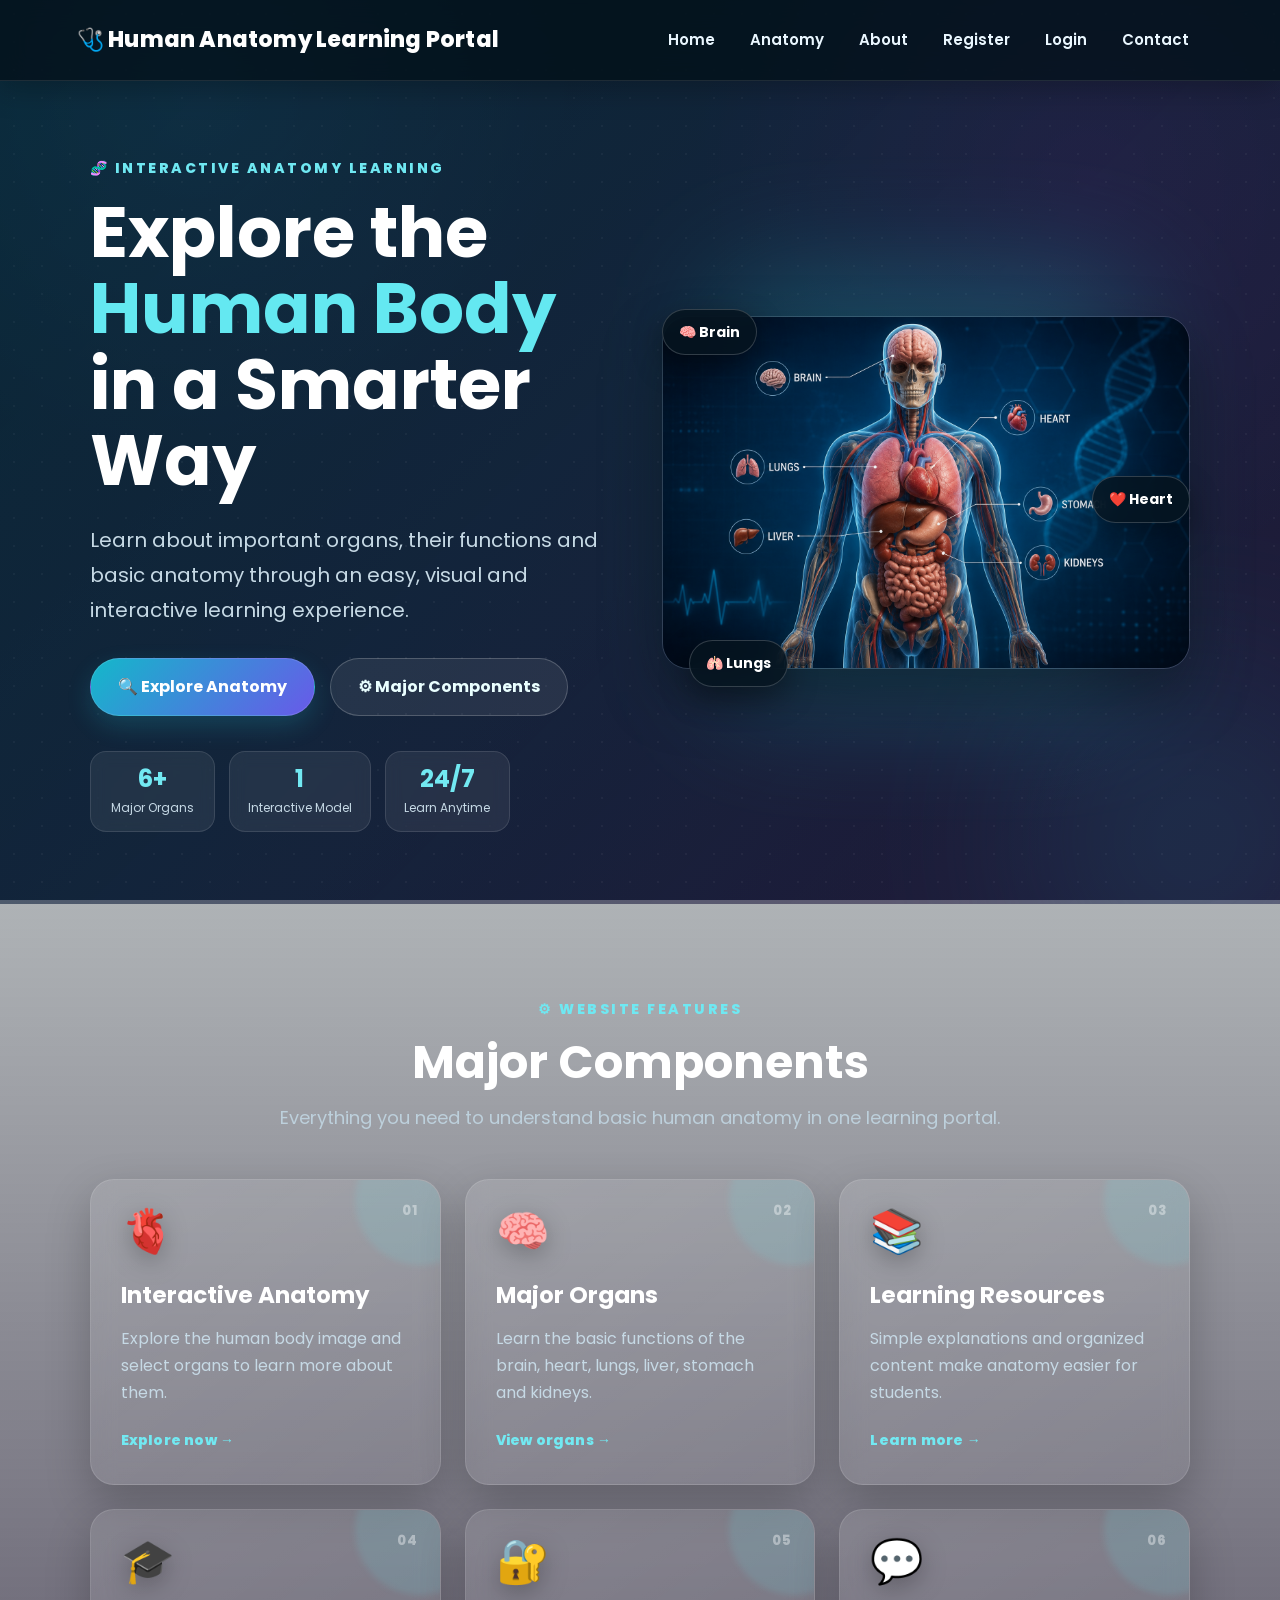
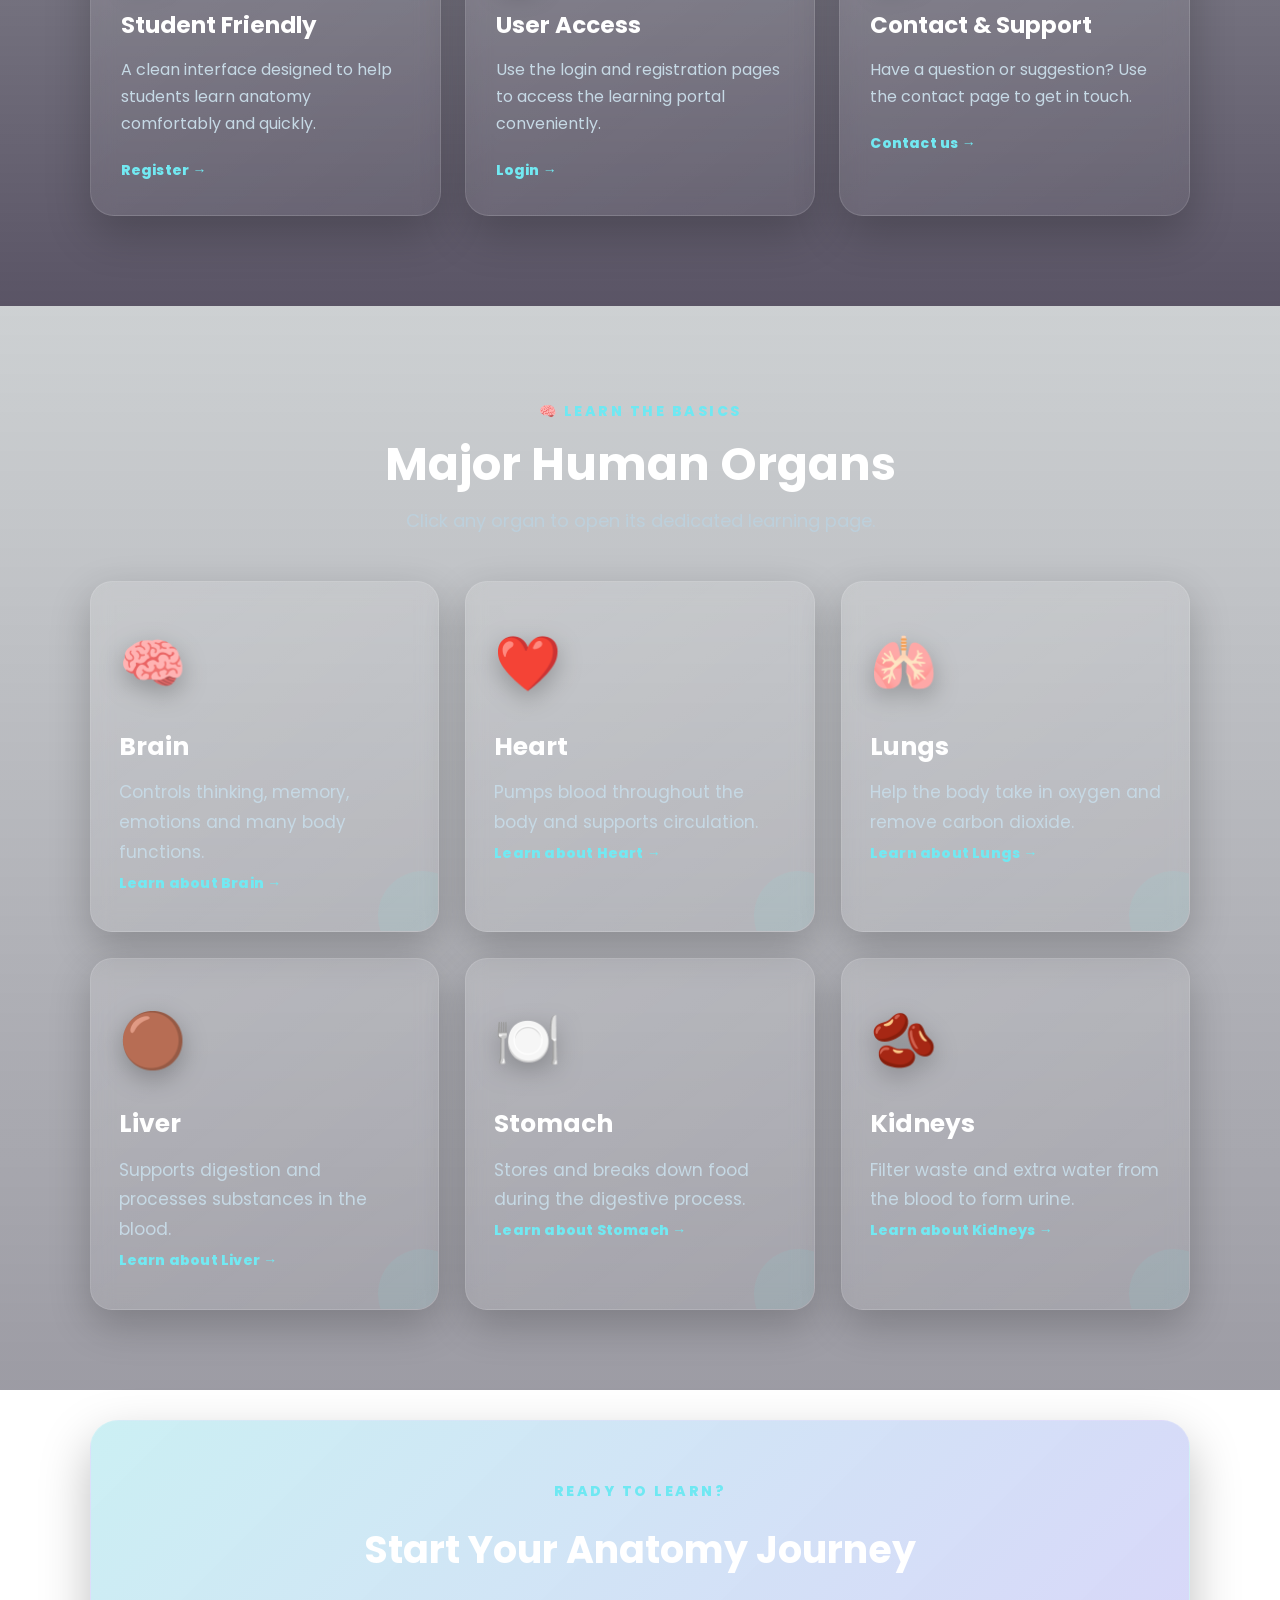
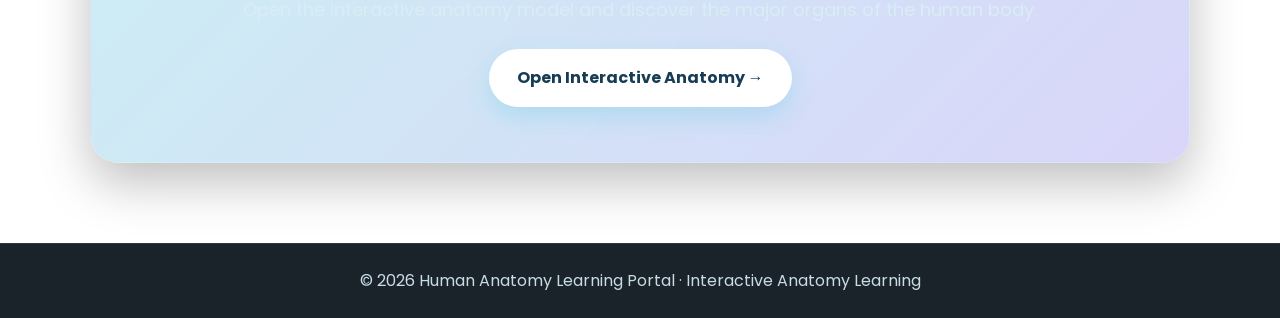
<file: index.html>
<!DOCTYPE html>
<html lang="en">
<head>
    <meta charset="UTF-8">
    <meta name="viewport" content="width=device-width, initial-scale=1.0">
    <title>Human Anatomy Learning Portal</title>
    <link rel="stylesheet" href="css/style.css">
</head>
<body>
<header>
    <nav>
        <div class="logo">🩺 Human Anatomy Learning Portal</div>
        <ul>
            <li><a href="index.html">Home</a></li>
            <li><a href="anatomy.html">Anatomy</a></li>
            <li><a href="about.html">About</a></li>
            <li><a href="register.html">Register</a></li>
            <li><a href="login.html">Login</a></li>
            <li><a href="contact.html">Contact</a></li>
        </ul>
    </nav>
</header>

<main>
<section class="hero home-hero reveal">
    <div class="hero-text">
        <span class="eyebrow">🧬 INTERACTIVE ANATOMY LEARNING</span>
        <h1>Explore the <span>Human Body</span> in a Smarter Way</h1>
        <p>Learn about important organs, their functions and basic anatomy through an easy, visual and interactive learning experience.</p>
        <div class="hero-actions">
            <a href="anatomy.html" class="btn">🔍 Explore Anatomy</a>
            <a href="#components" class="btn secondary-btn">⚙ Major Components</a>
        </div>
        <div class="home-stats">
            <div><strong>6+</strong><span>Major Organs</span></div>
            <div><strong>1</strong><span>Interactive Model</span></div>
            <div><strong>24/7</strong><span>Learn Anytime</span></div>
        </div>
    </div>
    <div class="hero-image">
        <div class="image-glow"></div>
        <img src="images/anatomy.png" alt="Human Anatomy">
        <div class="floating-tag tag-one">🧠 Brain</div>
        <div class="floating-tag tag-two">❤️ Heart</div>
        <div class="floating-tag tag-three">🫁 Lungs</div>
    </div>
</section>

<!-- MAJOR COMPONENTS -->
<section class="components-section" id="components">
    <div class="section-heading reveal">
        <span class="eyebrow">⚙ WEBSITE FEATURES</span>
        <h2>Major Components</h2>
        <p>Everything you need to understand basic human anatomy in one learning portal.</p>
    </div>

    <div class="component-grid">
        <a href="anatomy.html" class="component-card reveal">
            <div class="component-number">01</div>
            <div class="component-icon">🫀</div>
            <h3>Interactive Anatomy</h3>
            <p>Explore the human body image and select organs to learn more about them.</p>
            <span class="component-link">Explore now →</span>
        </a>

        <a href="#organs" class="component-card reveal">
            <div class="component-number">02</div>
            <div class="component-icon">🧠</div>
            <h3>Major Organs</h3>
            <p>Learn the basic functions of the brain, heart, lungs, liver, stomach and kidneys.</p>
            <span class="component-link">View organs →</span>
        </a>

        <a href="about.html" class="component-card reveal">
            <div class="component-number">03</div>
            <div class="component-icon">📚</div>
            <h3>Learning Resources</h3>
            <p>Simple explanations and organized content make anatomy easier for students.</p>
            <span class="component-link">Learn more →</span>
        </a>

        <a href="register.html" class="component-card reveal">
            <div class="component-number">04</div>
            <div class="component-icon">🎓</div>
            <h3>Student Friendly</h3>
            <p>A clean interface designed to help students learn anatomy comfortably and quickly.</p>
            <span class="component-link">Register →</span>
        </a>

        <a href="login.html" class="component-card reveal">
            <div class="component-number">05</div>
            <div class="component-icon">🔐</div>
            <h3>User Access</h3>
            <p>Use the login and registration pages to access the learning portal conveniently.</p>
            <span class="component-link">Login →</span>
        </a>

        <a href="contact.html" class="component-card reveal">
            <div class="component-number">06</div>
            <div class="component-icon">💬</div>
            <h3>Contact & Support</h3>
            <p>Have a question or suggestion? Use the contact page to get in touch.</p>
            <span class="component-link">Contact us →</span>
        </a>
    </div>
</section>

<!-- MAJOR ORGANS -->
<section class="features organs-section" id="organs">
    <div class="section-heading reveal">
        <span class="eyebrow">🧠 LEARN THE BASICS</span>
        <h2>Major Human Organs</h2>
        <p>Click any organ to open its dedicated learning page.</p>
    </div>
    <div class="cards">
        <a class="card reveal" href="pages/brain.html"><span class="organ-icon">🧠</span><h3>Brain</h3><p>Controls thinking, memory, emotions and many body functions.</p><span class="card-arrow">Learn about Brain →</span></a>
        <a class="card reveal" href="pages/heart.html"><span class="organ-icon">❤️</span><h3>Heart</h3><p>Pumps blood throughout the body and supports circulation.</p><span class="card-arrow">Learn about Heart →</span></a>
        <a class="card reveal" href="pages/lungs.html"><span class="organ-icon">🫁</span><h3>Lungs</h3><p>Help the body take in oxygen and remove carbon dioxide.</p><span class="card-arrow">Learn about Lungs →</span></a>
        <a class="card reveal" href="pages/liver.html"><span class="organ-icon">🟤</span><h3>Liver</h3><p>Supports digestion and processes substances in the blood.</p><span class="card-arrow">Learn about Liver →</span></a>
        <a class="card reveal" href="pages/stomach.html"><span class="organ-icon">🍽️</span><h3>Stomach</h3><p>Stores and breaks down food during the digestive process.</p><span class="card-arrow">Learn about Stomach →</span></a>
        <a class="card reveal" href="pages/kidney.html"><span class="organ-icon">🫘</span><h3>Kidneys</h3><p>Filter waste and extra water from the blood to form urine.</p><span class="card-arrow">Learn about Kidneys →</span></a>
    </div>
</section>

<section class="home-cta reveal">
    <span class="eyebrow">READY TO LEARN?</span>
    <h2>Start Your Anatomy Journey</h2>
    <p>Open the interactive anatomy model and discover the major organs of the human body.</p>
    <a href="anatomy.html" class="btn">Open Interactive Anatomy →</a>
</section>
</main>

<footer><p>© 2026 Human Anatomy Learning Portal · Interactive Anatomy Learning</p></footer>

<script>
const observer = new IntersectionObserver((entries)=>{
    entries.forEach((entry)=>{
        if(entry.isIntersecting) entry.target.classList.add('show');
    });
},{threshold:0.12});

document.querySelectorAll('.reveal').forEach(el=>observer.observe(el));
</script>
</body>
</html>
</file>
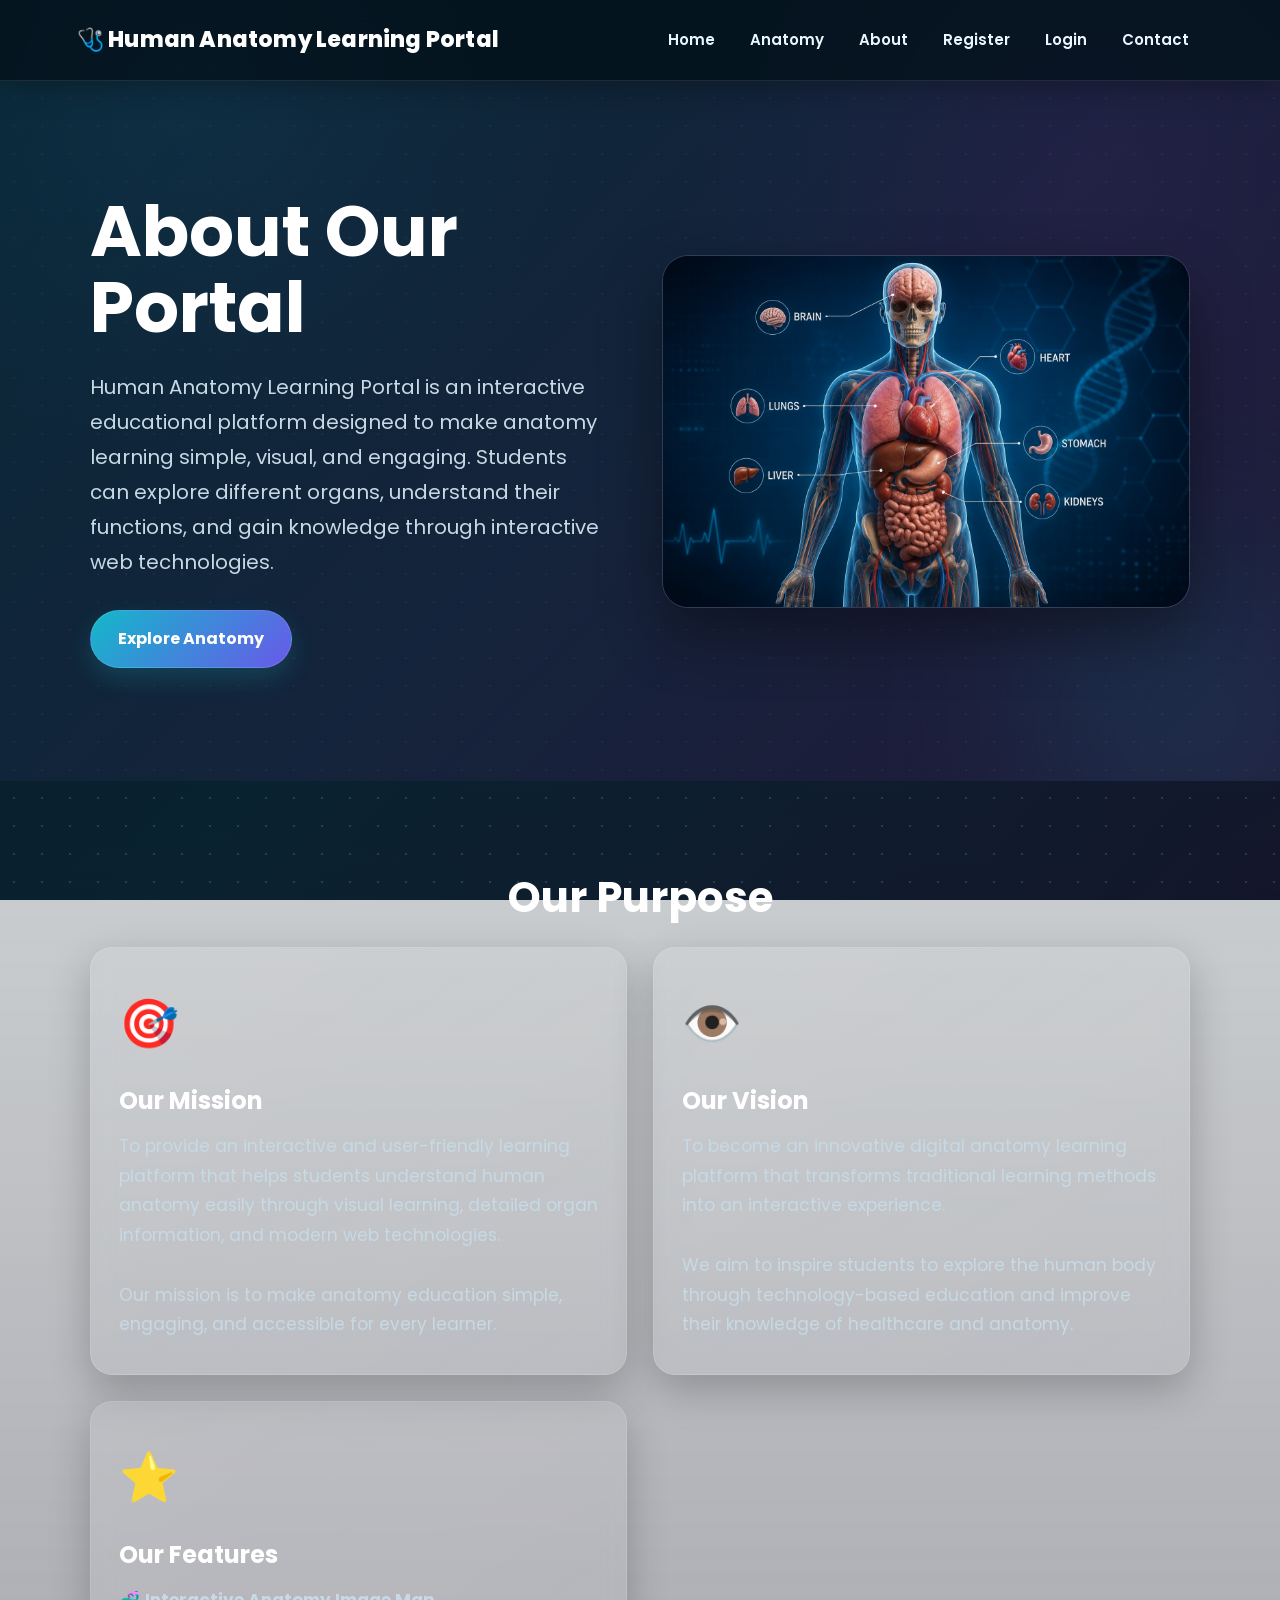
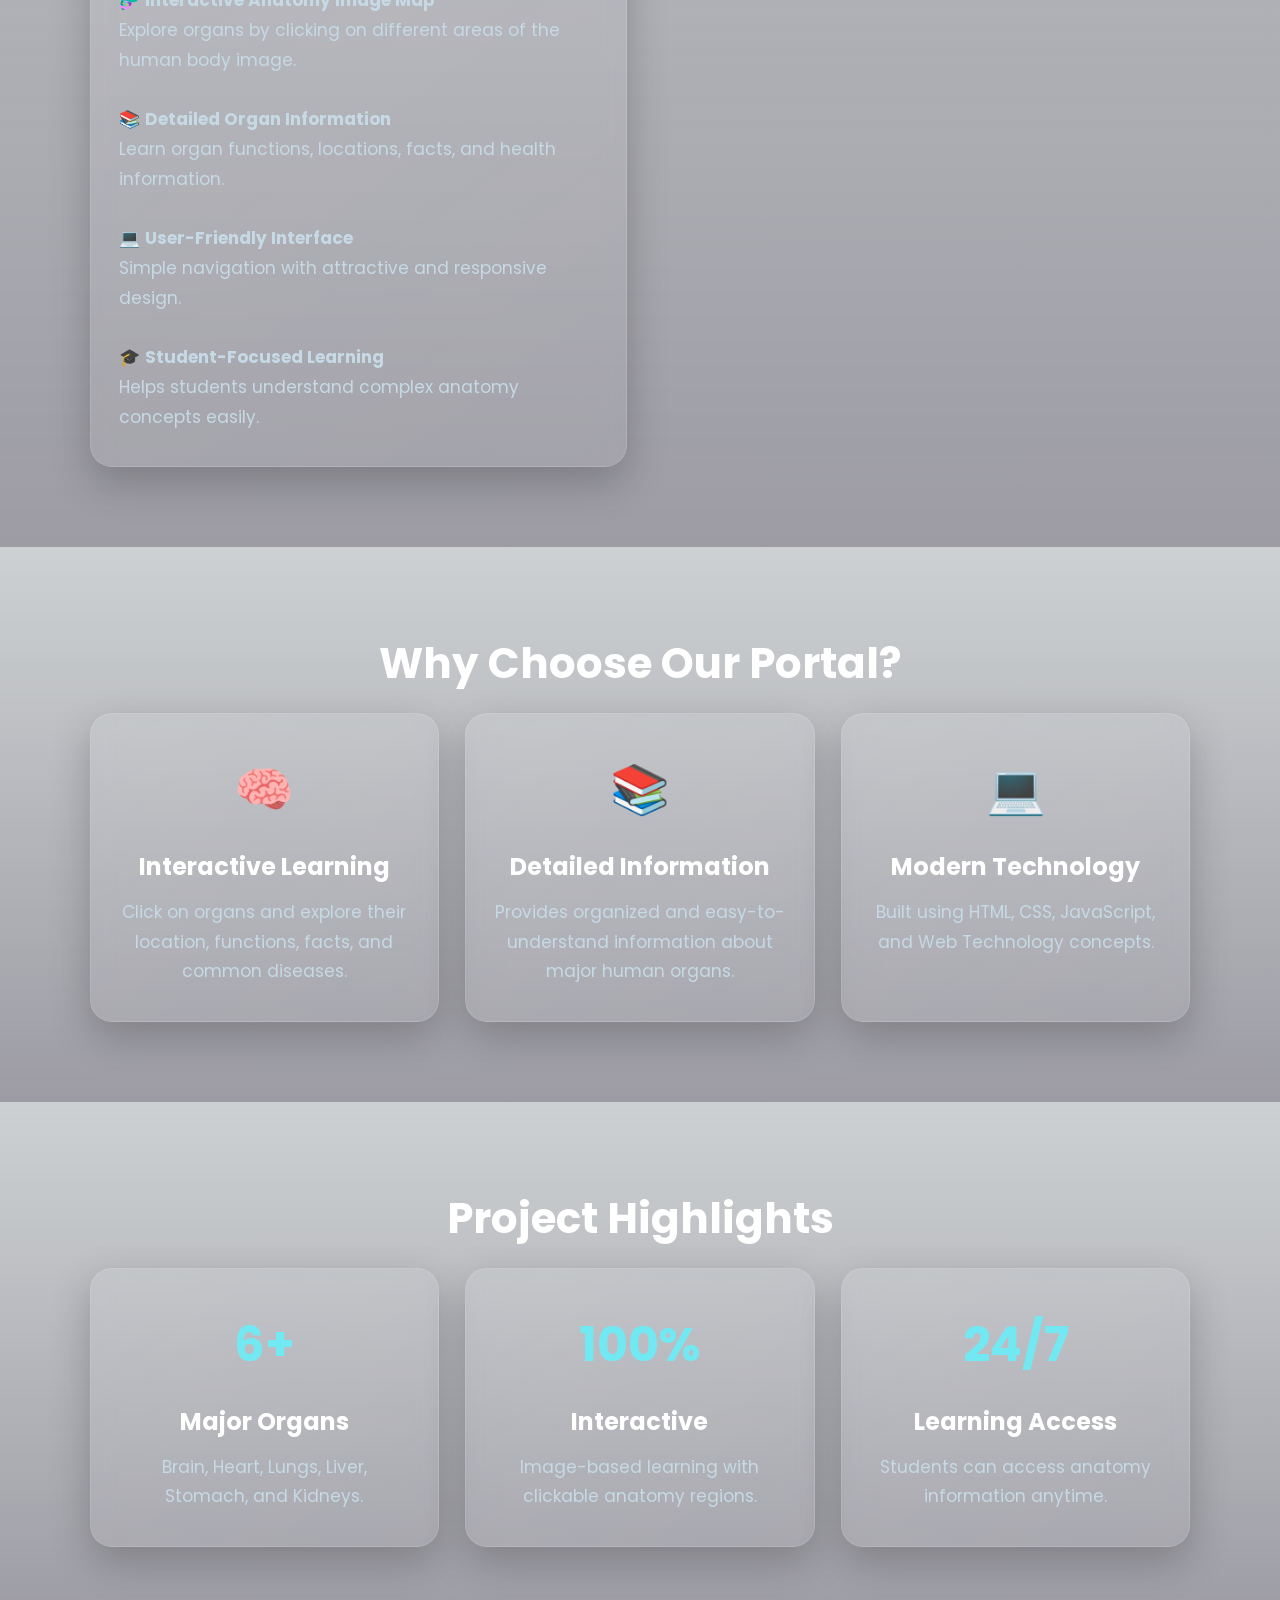
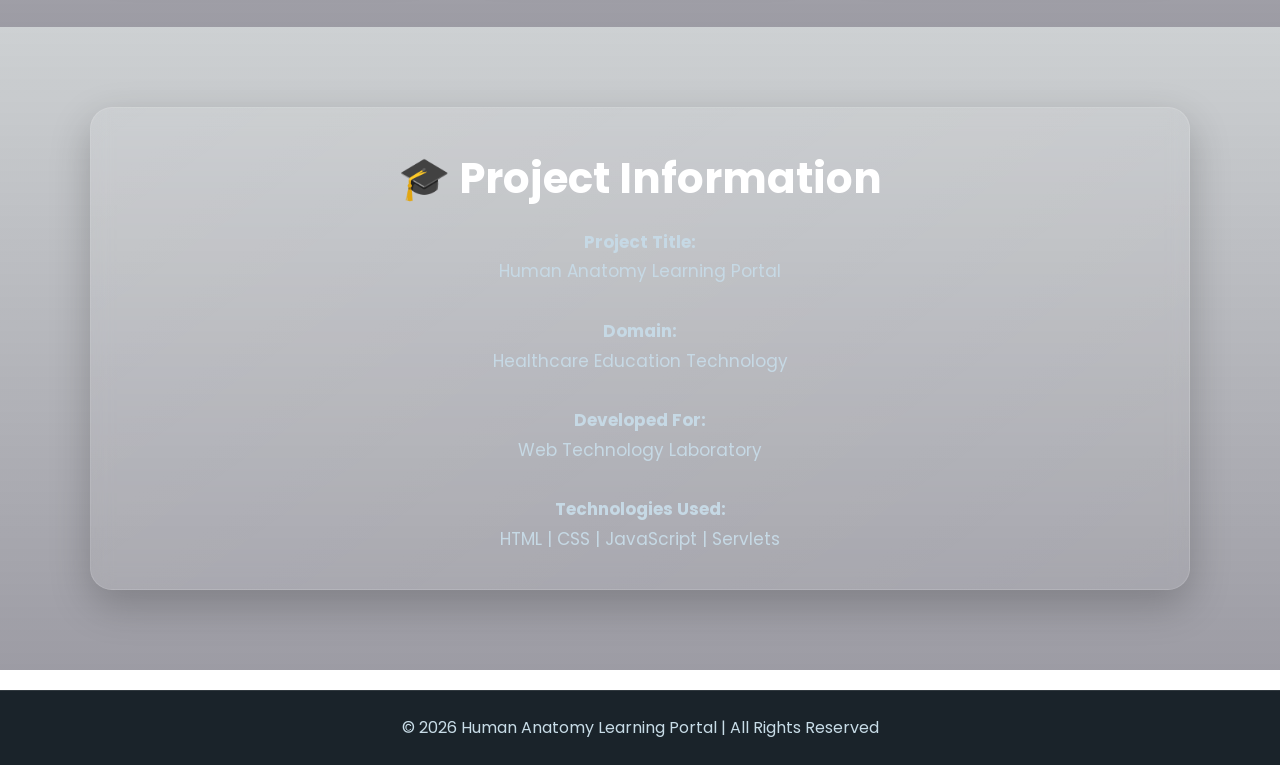
<file: about.html>
<!DOCTYPE html>
<html lang="en">

<head>

<meta charset="UTF-8">
<meta name="viewport" content="width=device-width, initial-scale=1.0">

<title>About Us</title>

<link rel="stylesheet" href="css/style.css">

</head>

<body>


<nav>

<div class="logo">
🩺 Human Anatomy Learning Portal
</div>


<ul>

<li><a href="index.html">Home</a></li>
<li><a href="anatomy.html">Anatomy</a></li>
<li><a href="about.html">About</a></li>
<li><a href="register.html">Register</a></li>
<li><a href="login.html">Login</a></li>
<li><a href="contact.html">Contact</a></li>

</ul>

</nav>



<!-- About Hero -->

<section class="hero reveal">


<div class="hero-text">

<h1>
About Our Portal
</h1>


<p>

Human Anatomy Learning Portal is an interactive educational platform designed to make anatomy learning simple, visual, and engaging. Students can explore different organs, understand their functions, and gain knowledge through interactive web technologies.

</p>


<a href="anatomy.html" class="btn">
Explore Anatomy
</a>


</div>


<div class="hero-image">

<img src="images/anatomy.png" alt="Human Anatomy">

</div>


</section>




<!-- Mission Vision Features -->

<section class="features reveal">

<h2>
Our Purpose
</h2>


<div class="cards">


<div class="card reveal">

<h1>🎯</h1>

<h3>Our Mission</h3>

<p>

To provide an interactive and user-friendly learning platform that helps students understand human anatomy easily through visual learning, detailed organ information, and modern web technologies.

<br><br>

Our mission is to make anatomy education simple, engaging, and accessible for every learner.

</p>

</div>



<div class="card reveal">

<h1>👁️</h1>

<h3>Our Vision</h3>

<p>

To become an innovative digital anatomy learning platform that transforms traditional learning methods into an interactive experience.

<br><br>

We aim to inspire students to explore the human body through technology-based education and improve their knowledge of healthcare and anatomy.

</p>

</div>



<div class="card reveal">

<h1>⭐</h1>

<h3>Our Features</h3>

<p>

🧬 <b>Interactive Anatomy Image Map</b><br>

Explore organs by clicking on different areas of the human body image.

<br><br>

📚 <b>Detailed Organ Information</b><br>

Learn organ functions, locations, facts, and health information.

<br><br>

💻 <b>User-Friendly Interface</b><br>

Simple navigation with attractive and responsive design.

<br><br>

🎓 <b>Student-Focused Learning</b><br>

Helps students understand complex anatomy concepts easily.

</p>

</div>


</div>

</section>





<!-- Why Choose -->

<section class="features reveal">

<h2>
Why Choose Our Portal?
</h2>


<div class="cards">


<div class="card reveal">

<h1>🧠</h1>

<h3>Interactive Learning</h3>

<p>

Click on organs and explore their location, functions, facts, and common diseases.

</p>

</div>



<div class="card reveal">

<h1>📚</h1>

<h3>Detailed Information</h3>

<p>

Provides organized and easy-to-understand information about major human organs.

</p>

</div>



<div class="card reveal">

<h1>💻</h1>

<h3>Modern Technology</h3>

<p>

Built using HTML, CSS, JavaScript, and Web Technology concepts.

</p>

</div>


</div>

</section>





<!-- Project Highlights -->

<section class="features reveal">

<h2>
Project Highlights
</h2>


<div class="cards">


<div class="card reveal">

<h1>6+</h1>

<h3>Major Organs</h3>

<p>

Brain, Heart, Lungs, Liver, Stomach, and Kidneys.

</p>

</div>



<div class="card reveal">

<h1>100%</h1>

<h3>Interactive</h3>

<p>

Image-based learning with clickable anatomy regions.

</p>

</div>



<div class="card reveal">

<h1>24/7</h1>

<h3>Learning Access</h3>

<p>

Students can access anatomy information anytime.

</p>

</div>


</div>

</section>





<!-- Project Information -->

<section class="features reveal">

<div class="card reveal">


<h2>
🎓 Project Information
</h2>


<p>

<b>Project Title:</b><br>

Human Anatomy Learning Portal

<br><br>

<b>Domain:</b><br>

Healthcare Education Technology

<br><br>

<b>Developed For:</b><br>

Web Technology Laboratory

<br><br>

<b>Technologies Used:</b><br>

HTML | CSS | JavaScript | Servlets

</p>


</div>

</section>





<footer>

<p>

© 2026 Human Anatomy Learning Portal | All Rights Reserved

</p>

</footer>



<script>
const observer = new IntersectionObserver((entries)=>{entries.forEach((entry)=>{if(entry.isIntersecting) entry.target.classList.add('show');});},{threshold:0.12});
document.querySelectorAll('.reveal').forEach(el=>observer.observe(el));
</script>
</body>

</html>
</file>
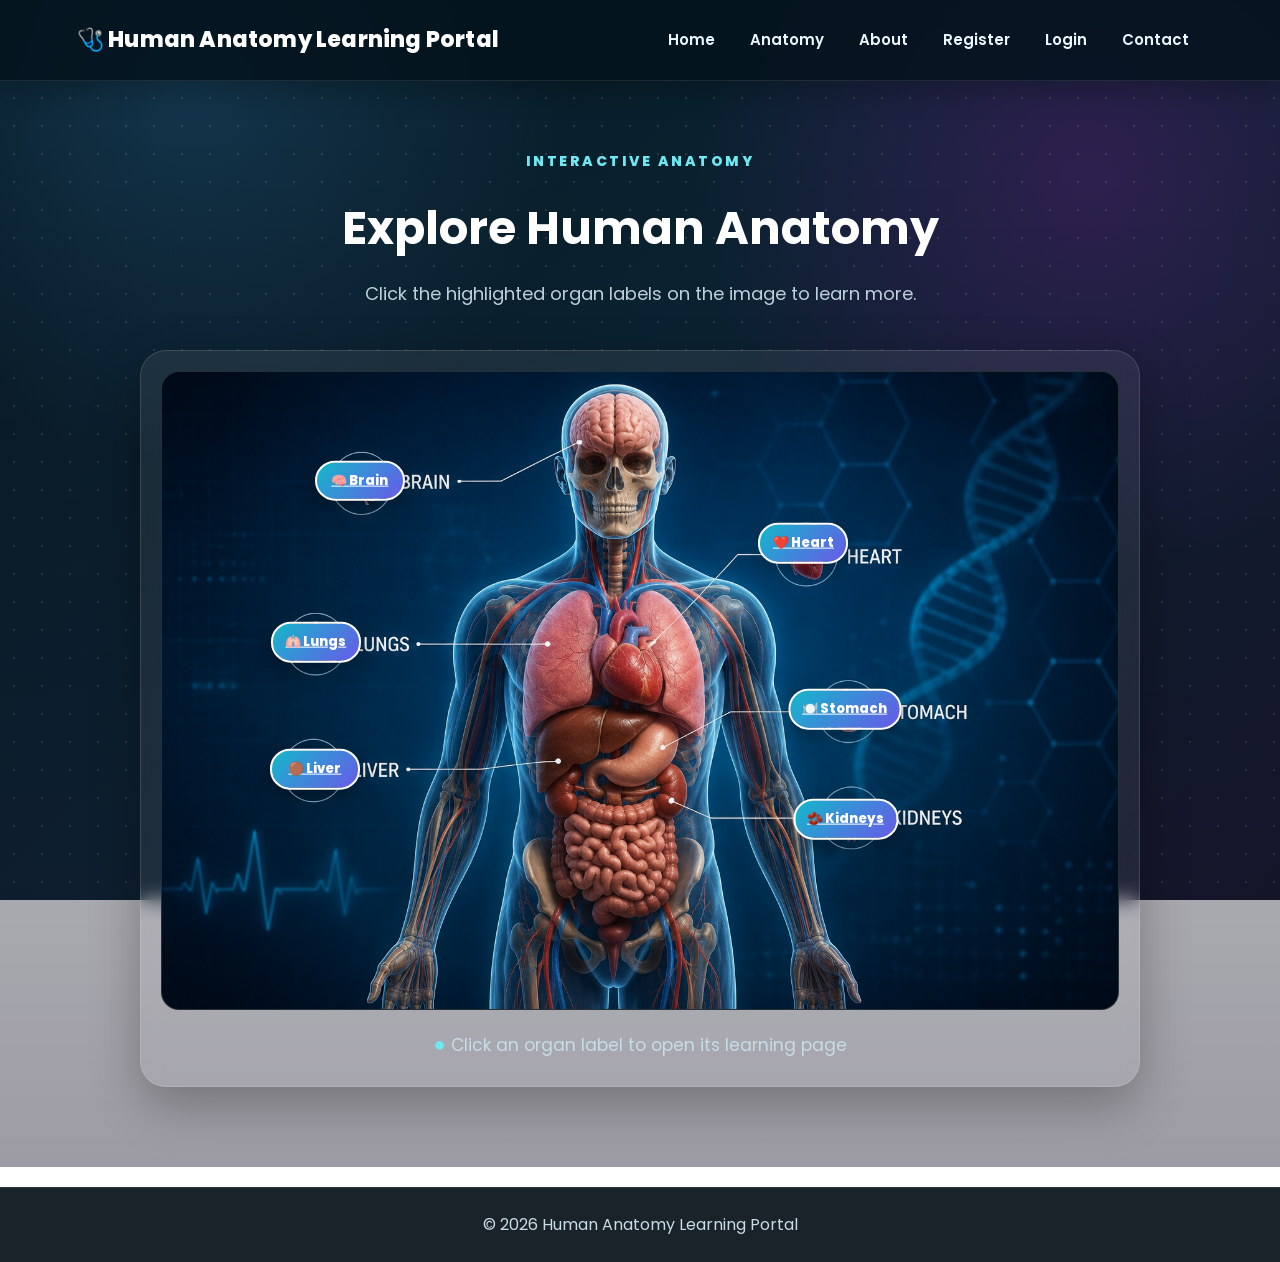
<file: anatomy.html>
<!DOCTYPE html>
<html lang="en">
<head>
    <meta charset="UTF-8">
    <meta name="viewport" content="width=device-width, initial-scale=1.0">
    <title>Interactive Human Anatomy</title>
    <link rel="stylesheet" href="css/style.css">
</head>
<body>
<header>
<nav>
    <div class="logo">🩺 Human Anatomy Learning Portal</div>
    <ul>
        <li><a href="index.html">Home</a></li>
        <li><a href="anatomy.html">Anatomy</a></li>
        <li><a href="about.html">About</a></li>
        <li><a href="register.html">Register</a></li>
        <li><a href="login.html">Login</a></li>
        <li><a href="contact.html">Contact</a></li>
    </ul>
</nav>
</header>

<main>
<section class="features anatomy-section reveal">
    <span class="eyebrow">INTERACTIVE ANATOMY</span>
    <h1>Explore Human Anatomy</h1>
    <p class="section-intro">Click the highlighted organ labels on the image to learn more.</p>

    <div class="anatomy-wrap">
        <div class="anatomy-image-box">
            <img src="images/anatomy.png" usemap="#humanbody" class="anatomy-img" id="anatomyImage" alt="Interactive Human Anatomy">
            <map name="humanbody" id="humanbody">
                <!-- Coordinates are based on the 1536 × 1024 source image. -->
                <area shape="circle" coords="318,175,58" href="pages/brain.html" alt="Brain" title="Brain">
                <area shape="circle" coords="247,434,52" href="pages/lungs.html" alt="Lungs" title="Lungs">
                <area shape="circle" coords="246,638,52" href="pages/liver.html" alt="Liver" title="Liver">
                <area shape="circle" coords="1030,275,58" href="pages/heart.html" alt="Heart" title="Heart">
                <area shape="circle" coords="1096,542,58" href="pages/stomach.html" alt="Stomach" title="Stomach">
                <area shape="circle" coords="1098,719,58" href="pages/kidney.html" alt="Kidneys" title="Kidneys">
            </map>
            <a class="hotspot" style="left:20.7%;top:17.1%" href="pages/brain.html">🧠 Brain</a>
            <a class="hotspot" style="left:16.1%;top:42.4%" href="pages/lungs.html">🫁 Lungs</a>
            <a class="hotspot" style="left:16.0%;top:62.3%" href="pages/liver.html">🟤 Liver</a>
            <a class="hotspot" style="left:67.1%;top:26.9%" href="pages/heart.html">❤️ Heart</a>
            <a class="hotspot" style="left:71.4%;top:52.9%" href="pages/stomach.html">🍽️ Stomach</a>
            <a class="hotspot" style="left:71.5%;top:70.2%" href="pages/kidney.html">🫘 Kidneys</a>
        </div>
        <div class="hotspot-help">
            <span>●</span> Click an organ label to open its learning page
        </div>
    </div>
</section>
</main>

<footer><p>© 2026 Human Anatomy Learning Portal</p></footer>

<script>
/* Keep the image map accurate when the anatomy image is resized. */
(function () {
    const image = document.getElementById('anatomyImage');
    const map = document.getElementById('humanbody');
    const areas = map.querySelectorAll('area');
    const originalWidth = 1536;
    const originalHeight = 1024;

    function scaleMap() {
        const scaleX = image.clientWidth / originalWidth;
        const scaleY = image.clientHeight / originalHeight;
        areas.forEach(area => {
            const original = area.dataset.originalCoords || area.coords;
            area.dataset.originalCoords = original;
            const values = original.split(',').map(Number);
            if (area.shape.toLowerCase() === 'circle') {
                area.coords = [
                    Math.round(values[0] * scaleX),
                    Math.round(values[1] * scaleY),
                    Math.round(values[2] * Math.min(scaleX, scaleY))
                ].join(',');
            }
        });
    }

    if (image.complete) scaleMap();
    image.addEventListener('load', scaleMap);
    window.addEventListener('resize', scaleMap);
})();
</script>

<script>
const observer = new IntersectionObserver((entries)=>{entries.forEach((entry)=>{if(entry.isIntersecting) entry.target.classList.add('show');});},{threshold:0.12});
document.querySelectorAll('.reveal').forEach(el=>observer.observe(el));
</script>
</body>
</html>
</file>
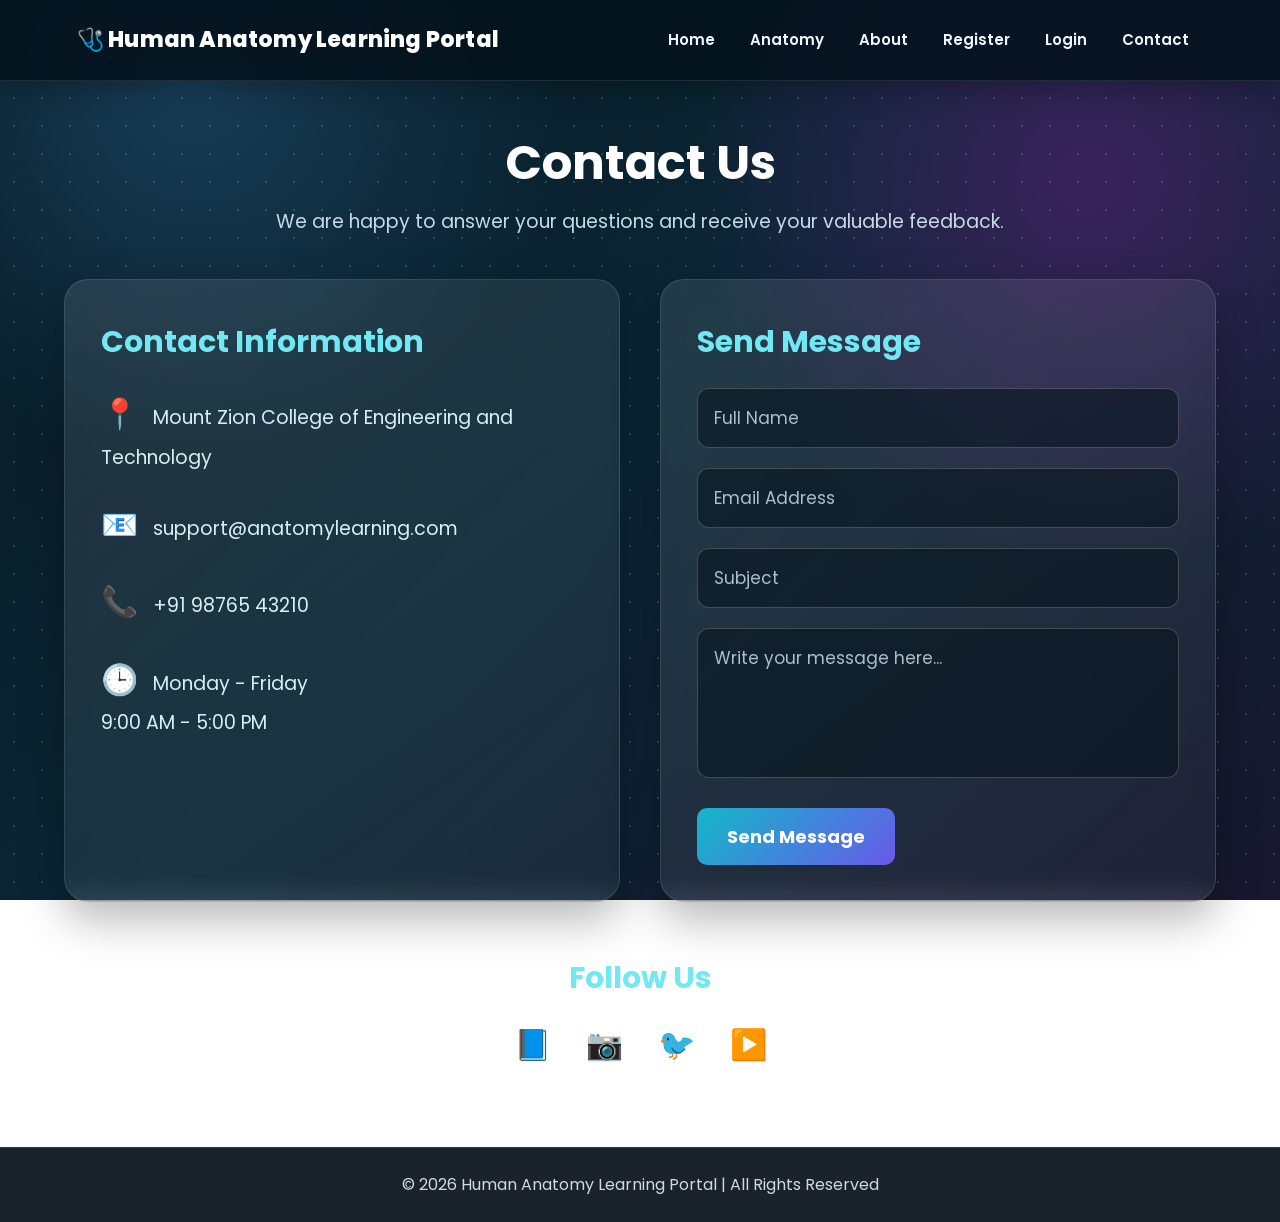
<file: contact.html>
<!DOCTYPE html>
<html lang="en">

<head>

<meta charset="UTF-8">
<meta name="viewport" content="width=device-width, initial-scale=1.0">

<title>Contact Us</title>

<link rel="stylesheet" href="css/style.css">

<style>

.contact-container{
width:90%;
max-width:1200px;
margin:40px auto;
}

.contact-title{
text-align:center;
margin-bottom:40px;
}

.contact-title h1{
font-size:42px;
color:#0d6efd;
}

.contact-title p{
font-size:18px;
color:#555;
}

.contact-box{
display:flex;
justify-content:space-between;
gap:40px;
flex-wrap:wrap;
}

.contact-info,
.contact-form{

flex:1;
background:white;
padding:30px;
border-radius:15px;
box-shadow:0 5px 15px rgba(0,0,0,.15);

}

.contact-info h2,
.contact-form h2{

color:#0d6efd;
margin-bottom:20px;

}

.info{

margin-bottom:25px;
font-size:18px;

}

.info span{

font-size:30px;
margin-right:10px;

}

.contact-form input,
.contact-form textarea{

width:100%;
padding:15px;
margin-bottom:20px;
border-radius:10px;
border:1px solid #ccc;
font-size:16px;

}

.contact-form textarea{

height:150px;
resize:none;

}

.contact-form button{

background:#0d6efd;
color:white;
padding:15px 30px;
border:none;
border-radius:10px;
font-size:18px;
cursor:pointer;

}

.contact-form button:hover{

background:#084298;

}

.social{

text-align:center;
margin-top:50px;

}

.social h2{

color:#0d6efd;

}

.social a{

text-decoration:none;
font-size:30px;
margin:15px;

}

</style>

</head>

<body>

<nav>

<div class="logo">
🩺 Human Anatomy Learning Portal
</div>

<ul>

<li><a href="index.html">Home</a></li>
<li><a href="anatomy.html">Anatomy</a></li>
<li><a href="about.html">About</a></li>
<li><a href="register.html">Register</a></li>
<li><a href="login.html">Login</a></li>
<li><a href="contact.html">Contact</a></li>

</ul>

</nav>

<div class="contact-container">

<div class="contact-title">

<h1>Contact Us</h1>

<p>
We are happy to answer your questions and receive your valuable feedback.
</p>

</div>

<div class="contact-box">

<div class="contact-info">

<h2>Contact Information</h2>

<div class="info">
<span>📍</span>
Mount Zion College of Engineering and Technology
</div>

<div class="info">
<span>📧</span>
support@anatomylearning.com
</div>

<div class="info">
<span>📞</span>
+91 98765 43210
</div>

<div class="info">
<span>🕒</span>
Monday - Friday <br>
9:00 AM - 5:00 PM
</div>

</div>

<div class="contact-form">

<h2>Send Message</h2>

<form>

<input type="text" placeholder="Full Name" required>

<input type="email" placeholder="Email Address" required>

<input type="text" placeholder="Subject" required>

<textarea placeholder="Write your message here..." required></textarea>

<button type="submit">
Send Message
</button>

</form>

</div>

</div>

<div class="social">

<h2>Follow Us</h2>

<a href="#">📘</a>
<a href="#">📷</a>
<a href="#">🐦</a>
<a href="#">▶️</a>

</div>

</div>

<footer>

<p>

© 2026 Human Anatomy Learning Portal | All Rights Reserved

</p>

</footer>


<script>
const observer = new IntersectionObserver((entries)=>{entries.forEach((entry)=>{if(entry.isIntersecting) entry.target.classList.add('show');});},{threshold:0.12});
document.querySelectorAll('.reveal').forEach(el=>observer.observe(el));
</script>
</body>

</html>
</file>
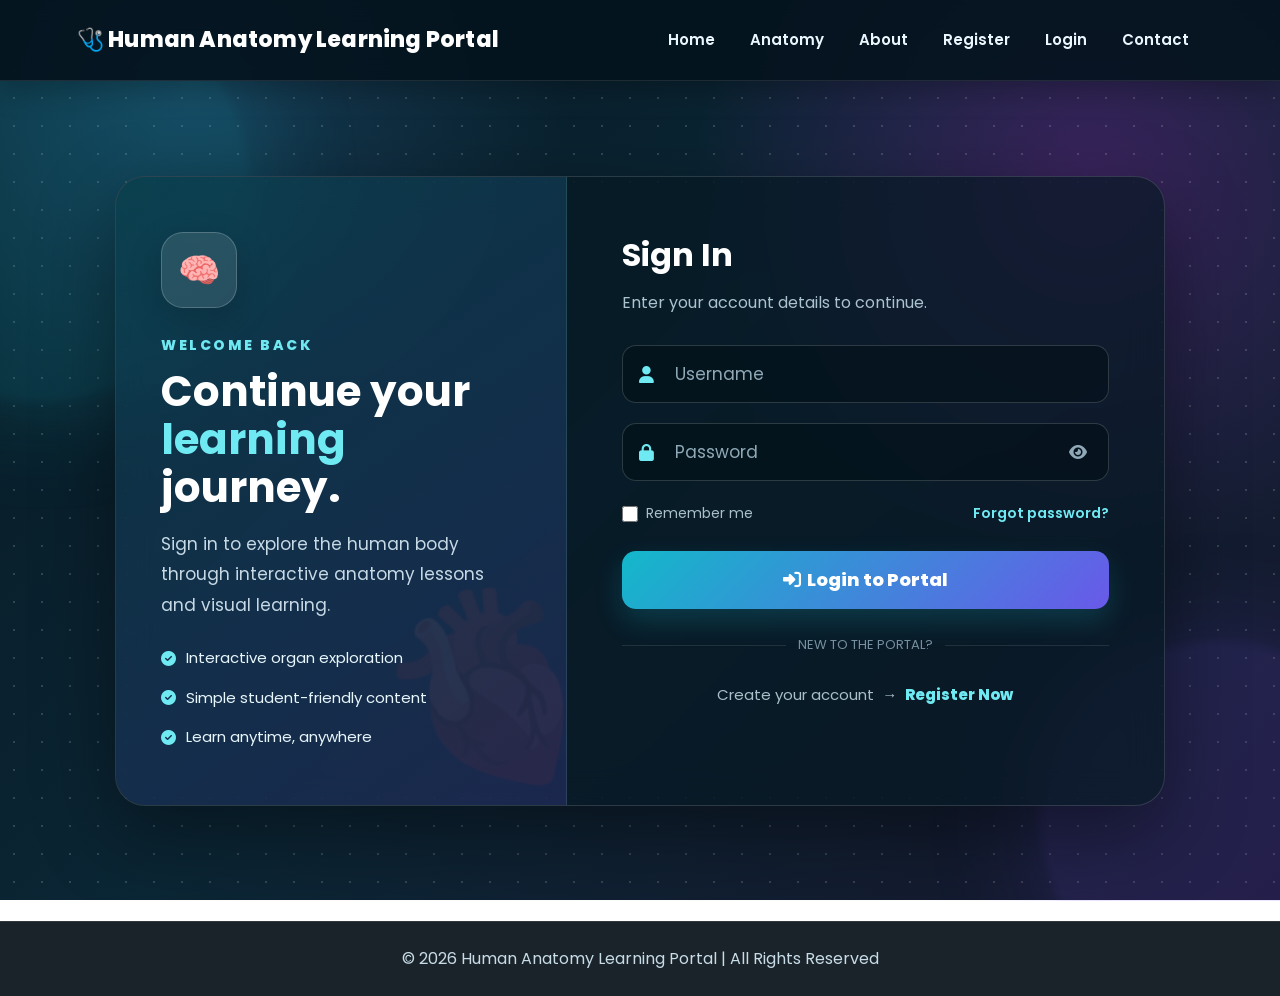
<file: login.html>
<!DOCTYPE html>
<html lang="en">
<head>
<meta charset="UTF-8">
<meta name="viewport" content="width=device-width, initial-scale=1.0">
<title>Login | Human Anatomy Learning Portal</title>
<link rel="stylesheet" href="css/style.css">
<link rel="stylesheet" href="https://cdnjs.cloudflare.com/ajax/libs/font-awesome/6.7.2/css/all.min.css">
<style>
.login-page{min-height:calc(100vh - 80px);display:flex;align-items:center;justify-content:center;padding:65px 6%;position:relative;overflow:hidden}
.login-page:before,.login-page:after{content:"";position:absolute;border-radius:50%;filter:blur(4px);pointer-events:none}
.login-page:before{width:420px;height:420px;background:rgba(20,207,220,.12);left:-170px;top:-100px;box-shadow:0 0 120px rgba(20,207,220,.18)}
.login-page:after{width:360px;height:360px;background:rgba(123,86,255,.14);right:-120px;bottom:-100px;box-shadow:0 0 120px rgba(123,86,255,.18)}
.login-card{width:min(1050px,100%);display:grid;grid-template-columns:43% 57%;position:relative;z-index:2;border:1px solid rgba(255,255,255,.14);border-radius:30px;overflow:hidden;background:rgba(7,25,35,.68);box-shadow:0 28px 80px rgba(0,0,0,.42);backdrop-filter:blur(18px);animation:cardIn .7s ease}
.login-side{padding:55px 45px;background:linear-gradient(145deg,rgba(19,184,202,.18),rgba(105,89,233,.2));border-right:1px solid rgba(255,255,255,.1);display:flex;flex-direction:column;justify-content:center;position:relative;overflow:hidden}
.login-side:after{content:"🫀";position:absolute;font-size:190px;right:-45px;bottom:-50px;opacity:.07;transform:rotate(-12deg)}
.brand-icon{width:76px;height:76px;border-radius:22px;display:grid;place-items:center;font-size:34px;background:rgba(255,255,255,.11);border:1px solid rgba(255,255,255,.2);box-shadow:0 12px 35px rgba(0,0,0,.18);margin-bottom:25px}
.login-side .eyebrow{margin-bottom:10px}.login-side h1{font-size:42px;line-height:1.15;color:#fff;margin-bottom:16px}.login-side h1 span{color:#70eaf2}.login-side p{color:#c6d9e5;font-size:17px;line-height:1.8;position:relative;z-index:2}.study-points{list-style:none;margin-top:25px;display:grid;gap:13px;position:relative;z-index:2}.study-points li{color:#e8f7fb;font-size:15px;display:flex;gap:10px;align-items:center}.study-points i{color:#70eaf2}
.login-form-area{padding:50px 55px}.form-heading{margin-bottom:28px}.form-heading h2{color:#fff;font-size:32px;margin-bottom:6px}.form-heading p{color:#abc3cf;font-size:16px}.modern-input{position:relative;margin-bottom:20px}.modern-input i.input-icon{position:absolute;left:17px;top:50%;transform:translateY(-50%);color:#70eaf2;font-size:17px;z-index:2}.modern-input input{width:100%;height:58px;padding:0 52px;background:rgba(2,15,23,.55);border:1px solid rgba(255,255,255,.16);border-radius:14px;color:#fff;font-size:17px;outline:none;transition:.3s}.modern-input input::placeholder{color:#8fa9b6}.modern-input input:focus{border-color:#70eaf2;box-shadow:0 0 0 4px rgba(112,234,242,.1),0 8px 25px rgba(0,0,0,.12)}.toggle-pass{position:absolute;right:15px;top:50%;transform:translateY(-50%);background:none;border:0;color:#8fa9b6;cursor:pointer;font-size:16px;padding:7px}.toggle-pass:hover{color:#70eaf2}.form-row{display:flex;justify-content:space-between;align-items:center;margin:2px 0 25px;color:#a9c0cb;font-size:14px}.remember{display:flex;align-items:center;gap:8px;cursor:pointer}.remember input{accent-color:#16b8ca;width:16px;height:16px}.forgot{color:#70eaf2;text-decoration:none;font-weight:600}.forgot:hover{text-decoration:underline}.login-main-btn{width:100%;height:58px;border:0;border-radius:14px;background:linear-gradient(135deg,#13b8ca,#6959e9);color:#fff;font-size:18px;font-weight:800;cursor:pointer;box-shadow:0 12px 28px rgba(31,191,210,.2);transition:.3s}.login-main-btn:hover{transform:translateY(-3px);box-shadow:0 17px 35px rgba(31,191,210,.3)}.divider{display:flex;align-items:center;gap:12px;color:#75909e;font-size:13px;margin:25px 0}.divider:before,.divider:after{content:"";height:1px;flex:1;background:rgba(255,255,255,.1)}.register-link{text-align:center;color:#a9c0cb;font-size:15px}.register-link a{color:#70eaf2;text-decoration:none;font-weight:800}.register-link a:hover{text-decoration:underline}.login-message{margin-top:18px;padding:11px 14px;border-radius:10px;text-align:center;font-size:14px;display:none}.login-message.success{display:block;background:rgba(30,190,150,.12);border:1px solid rgba(30,220,170,.25);color:#8ff1d3}.reveal-login{opacity:0;transform:translateY(18px);animation:rise .65s .12s forwards}
@keyframes cardIn{from{opacity:0;transform:translateY(25px) scale(.98)}to{opacity:1;transform:none}}@keyframes rise{to{opacity:1;transform:none}}
@media(max-width:800px){.login-card{grid-template-columns:1fr}.login-side{padding:35px}.login-side h1{font-size:34px}.login-form-area{padding:35px 28px}.login-side{border-right:0;border-bottom:1px solid rgba(255,255,255,.1)}}
@media(max-width:500px){.login-page{padding:35px 4%}.login-side{padding:30px 24px}.login-form-area{padding:30px 20px}.login-side h1{font-size:30px}.form-heading h2{font-size:27px}.form-row{gap:10px;align-items:flex-start;flex-direction:column}}
</style>
</head>
<body>
<nav>
<div class="logo">🩺 Human Anatomy Learning Portal</div>
<ul>
<li><a href="index.html">Home</a></li><li><a href="anatomy.html">Anatomy</a></li><li><a href="about.html">About</a></li><li><a href="register.html">Register</a></li><li><a href="login.html">Login</a></li><li><a href="contact.html">Contact</a></li>
</ul>
</nav>

<main class="login-page">
<section class="login-card">
<div class="login-side">
<div class="brand-icon">🧠</div>
<span class="eyebrow">WELCOME BACK</span>
<h1>Continue your <span>learning</span> journey.</h1>
<p>Sign in to explore the human body through interactive anatomy lessons and visual learning.</p>
<ul class="study-points">
<li><i class="fa-solid fa-circle-check"></i> Interactive organ exploration</li>
<li><i class="fa-solid fa-circle-check"></i> Simple student-friendly content</li>
<li><i class="fa-solid fa-circle-check"></i> Learn anytime, anywhere</li>
</ul>
</div>

<div class="login-form-area reveal-login">
<div class="form-heading"><h2>Sign In</h2><p>Enter your account details to continue.</p></div>
<form id="loginForm">
<div class="modern-input"><i class="fa-solid fa-user input-icon"></i><input type="text" id="username" placeholder="Username" autocomplete="username" required></div>
<div class="modern-input"><i class="fa-solid fa-lock input-icon"></i><input type="password" id="password" placeholder="Password" autocomplete="current-password" required><button class="toggle-pass" type="button" id="togglePassword" aria-label="Show password"><i class="fa-solid fa-eye"></i></button></div>
<div class="form-row"><label class="remember"><input type="checkbox"> Remember me</label><a class="forgot" href="#" onclick="alert('Please contact your administrator to reset your password.');return false;">Forgot password?</a></div>
<button class="login-main-btn" type="submit"><i class="fa-solid fa-right-to-bracket"></i> &nbsp;Login to Portal</button>
<div class="login-message" id="loginMessage"></div>
</form>
<div class="divider">NEW TO THE PORTAL?</div>
<div class="register-link">Create your account &nbsp;→&nbsp; <a href="register.html">Register Now</a></div>
</div>
</section>
</main>
<footer><p>© 2026 Human Anatomy Learning Portal | All Rights Reserved</p></footer>
<script>
const toggle=document.getElementById('togglePassword');
toggle.addEventListener('click',()=>{const input=document.getElementById('password');const icon=toggle.querySelector('i');const show=input.type==='password';input.type=show?'text':'password';icon.className=show?'fa-solid fa-eye-slash':'fa-solid fa-eye';toggle.setAttribute('aria-label',show?'Hide password':'Show password');});
document.getElementById('loginForm').addEventListener('submit',(e)=>{e.preventDefault();const msg=document.getElementById('loginMessage');msg.textContent='Login details entered successfully. Welcome to the learning portal!';msg.className='login-message success';});
</script>
</body>
</html>
</file>
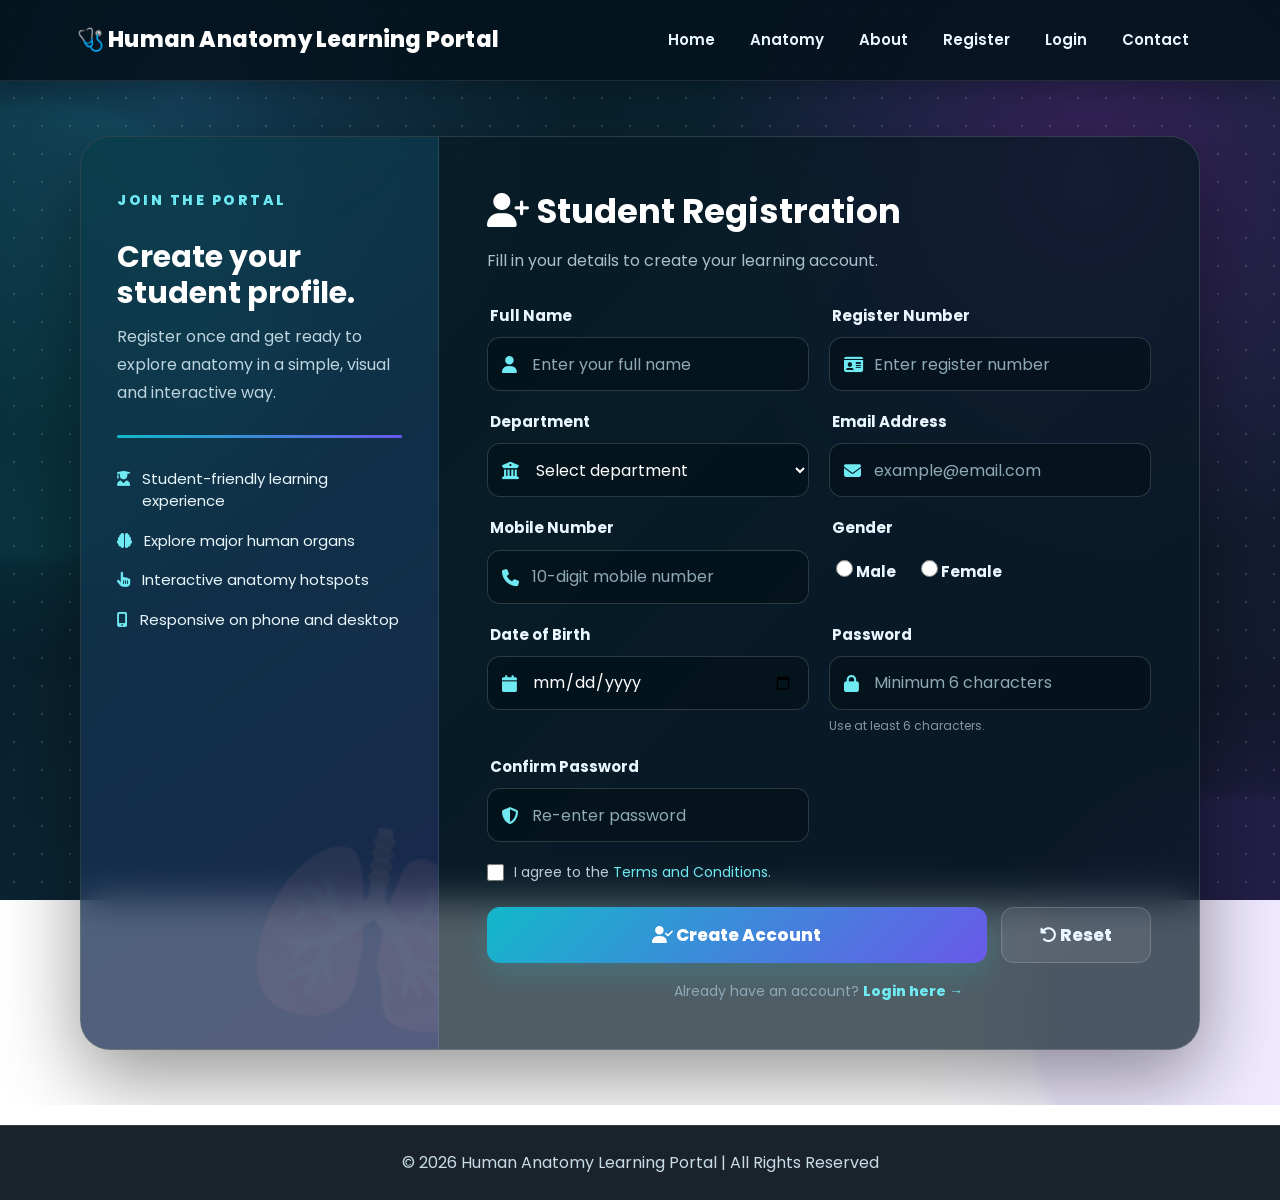
<file: register.html>
<!DOCTYPE html>
<html lang="en">
<head>
<meta charset="UTF-8">
<meta name="viewport" content="width=device-width, initial-scale=1.0">
<title>Register | Human Anatomy Learning Portal</title>
<link rel="stylesheet" href="css/style.css">
<link rel="stylesheet" href="https://cdnjs.cloudflare.com/ajax/libs/font-awesome/6.7.2/css/all.min.css">
<style>
.register-page{min-height:calc(100vh - 80px);padding:55px 6%;display:flex;justify-content:center;position:relative;overflow:hidden}.register-page:before,.register-page:after{content:"";position:absolute;border-radius:50%;filter:blur(5px);pointer-events:none}.register-page:before{width:460px;height:460px;background:rgba(20,207,220,.11);left:-190px;top:20px;box-shadow:0 0 130px rgba(20,207,220,.16)}.register-page:after{width:430px;height:430px;background:rgba(123,86,255,.12);right:-180px;bottom:-120px;box-shadow:0 0 130px rgba(123,86,255,.16)}
.register-card{width:min(1120px,100%);display:grid;grid-template-columns:32% 68%;background:rgba(7,25,35,.7);border:1px solid rgba(255,255,255,.14);border-radius:30px;overflow:hidden;box-shadow:0 28px 80px rgba(0,0,0,.42);backdrop-filter:blur(18px);position:relative;z-index:2;animation:regIn .7s ease}.register-side{padding:48px 36px;background:linear-gradient(145deg,rgba(19,184,202,.17),rgba(105,89,233,.2));border-right:1px solid rgba(255,255,255,.1);position:relative;overflow:hidden}.register-side:after{content:"🫁";position:absolute;font-size:200px;right:-60px;bottom:-55px;opacity:.065;transform:rotate(8deg)}.step-title{color:#fff;font-size:30px;line-height:1.2;margin:12px 0}.step-text{color:#bdd3de;font-size:16px;line-height:1.75}.progress-line{height:3px;background:rgba(255,255,255,.12);margin:28px 0;position:relative}.progress-line span{position:absolute;left:0;top:0;height:100%;width:100%;background:linear-gradient(90deg,#13b8ca,#6959e9);border-radius:3px}.benefits{list-style:none;display:grid;gap:17px;margin-top:30px}.benefits li{display:flex;gap:12px;color:#e9f7fb;font-size:15px;line-height:1.5}.benefits i{color:#70eaf2;margin-top:3px}.form-area{padding:45px 48px}.form-title h1{font-size:34px;color:#fff;margin-bottom:5px}.form-title p{color:#a9c0cb;font-size:16px;margin-bottom:28px}.form-grid{display:grid;grid-template-columns:1fr 1fr;gap:18px 20px}.field label{display:block;color:#eaf7ff;font-weight:700;font-size:15px;margin:0 0 8px 3px}.field.full{grid-column:1/-1}.field-wrap{position:relative}.field-wrap i{position:absolute;left:15px;top:50%;transform:translateY(-50%);color:#70eaf2;z-index:2}.field input,.field select{width:100%;height:54px;background:rgba(2,15,23,.55);border:1px solid rgba(255,255,255,.16);border-radius:13px;color:#fff;padding:0 15px 0 44px;font-size:16px;outline:none;transition:.3s}.field select{padding-left:44px}.field input::placeholder{color:#8fa9b6}.field input:focus,.field select:focus{border-color:#70eaf2;box-shadow:0 0 0 4px rgba(112,234,242,.1)}.field select option{background:#0b2635;color:#fff}.password-note{color:#8199a5;font-size:12px;margin-top:5px}.gender-box{display:flex;align-items:center;gap:22px;height:54px;padding-left:4px}.radio{display:flex;align-items:center;gap:7px;color:#cce0e8;font-size:15px;cursor:pointer}.radio input{accent-color:#13b8ca;width:17px;height:17px}.check-row{grid-column:1/-1;margin-top:2px}.check-label{display:flex;align-items:flex-start;gap:10px;color:#b9ced8;font-size:14px;line-height:1.5;cursor:pointer}.check-label input{accent-color:#13b8ca;width:17px;height:17px;margin-top:2px}.check-label a{color:#70eaf2;text-decoration:none}.form-buttons{grid-column:1/-1;display:flex;gap:14px;margin-top:6px}.form-buttons button{height:56px;border:0;border-radius:13px;font-size:17px;font-weight:800;cursor:pointer;transition:.3s}.submit-btn{flex:1;background:linear-gradient(135deg,#13b8ca,#6959e9);color:#fff;box-shadow:0 12px 28px rgba(31,191,210,.2)}.reset-btn{width:150px;background:rgba(255,255,255,.08);color:#eaf7ff;border:1px solid rgba(255,255,255,.16)!important}.form-buttons button:hover{transform:translateY(-3px)}.form-buttons .submit-btn:hover{box-shadow:0 17px 35px rgba(31,191,210,.3)}.login-bottom{grid-column:1/-1;text-align:center;color:#8fa9b6;font-size:14px;margin-top:-2px}.login-bottom a{color:#70eaf2;text-decoration:none;font-weight:800}.register-message{display:none;grid-column:1/-1;padding:12px 15px;border-radius:10px;text-align:center;font-size:14px}.register-message.show{display:block;background:rgba(30,190,150,.12);border:1px solid rgba(30,220,170,.25);color:#8ff1d3}
@keyframes regIn{from{opacity:0;transform:translateY(25px) scale(.98)}to{opacity:1;transform:none}}
@media(max-width:900px){.register-card{grid-template-columns:1fr}.register-side{border-right:0;border-bottom:1px solid rgba(255,255,255,.1);padding:35px}.form-area{padding:35px 30px}.benefits{grid-template-columns:1fr 1fr}}
@media(max-width:650px){.register-page{padding:35px 4%}.register-side{padding:30px 24px}.form-area{padding:30px 20px}.form-grid{grid-template-columns:1fr}.field.full,.check-row,.form-buttons,.login-bottom,.register-message{grid-column:auto}.benefits{grid-template-columns:1fr}.form-buttons{flex-direction:column}.reset-btn{width:100%}.form-title h1{font-size:28px}}
</style>
</head>
<body>
<nav>
<div class="logo">🩺 Human Anatomy Learning Portal</div>
<ul>
<li><a href="index.html">Home</a></li><li><a href="anatomy.html">Anatomy</a></li><li><a href="about.html">About</a></li><li><a href="register.html">Register</a></li><li><a href="login.html">Login</a></li><li><a href="contact.html">Contact</a></li>
</ul>
</nav>

<main class="register-page">
<section class="register-card">
<aside class="register-side">
<span class="eyebrow">JOIN THE PORTAL</span>
<h2 class="step-title">Create your student profile.</h2>
<p class="step-text">Register once and get ready to explore anatomy in a simple, visual and interactive way.</p>
<div class="progress-line"><span></span></div>
<ul class="benefits">
<li><i class="fa-solid fa-user-graduate"></i><span>Student-friendly learning experience</span></li>
<li><i class="fa-solid fa-brain"></i><span>Explore major human organs</span></li>
<li><i class="fa-solid fa-hand-pointer"></i><span>Interactive anatomy hotspots</span></li>
<li><i class="fa-solid fa-mobile-screen-button"></i><span>Responsive on phone and desktop</span></li>
</ul>
</aside>

<div class="form-area">
<div class="form-title"><h1><i class="fa-solid fa-user-plus"></i> Student Registration</h1><p>Fill in your details to create your learning account.</p></div>
<form id="regForm" class="form-grid">
<div class="field"><label for="name">Full Name</label><div class="field-wrap"><i class="fa-solid fa-user"></i><input id="name" type="text" placeholder="Enter your full name" required></div></div>
<div class="field"><label for="regno">Register Number</label><div class="field-wrap"><i class="fa-solid fa-id-card"></i><input id="regno" type="text" placeholder="Enter register number" required></div></div>
<div class="field"><label for="department">Department</label><div class="field-wrap"><i class="fa-solid fa-building-columns"></i><select id="department" required><option value="">Select department</option><option>CSE</option><option>ECE</option><option>EEE</option><option>MECH</option><option>CIVIL</option></select></div></div>
<div class="field"><label for="email">Email Address</label><div class="field-wrap"><i class="fa-solid fa-envelope"></i><input id="email" type="email" placeholder="example@email.com" required></div></div>
<div class="field"><label for="mobile">Mobile Number</label><div class="field-wrap"><i class="fa-solid fa-phone"></i><input id="mobile" type="tel" inputmode="numeric" maxlength="10" placeholder="10-digit mobile number" required></div></div>
<div class="field"><label>Gender</label><div class="gender-box"><label class="radio"><input type="radio" name="gender" value="Male" required> Male</label><label class="radio"><input type="radio" name="gender" value="Female"> Female</label></div></div>
<div class="field"><label for="dob">Date of Birth</label><div class="field-wrap"><i class="fa-solid fa-calendar"></i><input id="dob" type="date" required></div></div>
<div class="field"><label for="password">Password</label><div class="field-wrap"><i class="fa-solid fa-lock"></i><input id="password" type="password" minlength="6" placeholder="Minimum 6 characters" required></div><div class="password-note">Use at least 6 characters.</div></div>
<div class="field"><label for="confirm">Confirm Password</label><div class="field-wrap"><i class="fa-solid fa-shield-halved"></i><input id="confirm" type="password" minlength="6" placeholder="Re-enter password" required></div></div>
<div class="check-row"><label class="check-label"><input id="terms" type="checkbox" required><span>I agree to the <a href="#" onclick="alert('Please use this portal for educational learning purposes.');return false;">Terms and Conditions</a>.</span></label></div>
<div class="form-buttons"><button class="submit-btn" type="submit"><i class="fa-solid fa-user-check"></i> Create Account</button><button class="reset-btn" type="reset"><i class="fa-solid fa-rotate-left"></i> Reset</button></div>
<div id="registerMessage" class="register-message"></div>
<div class="login-bottom">Already have an account? <a href="login.html">Login here →</a></div>
</form>
</div>
</section>
</main>
<footer><p>© 2026 Human Anatomy Learning Portal | All Rights Reserved</p></footer>
<script>
const form=document.getElementById('regForm');
const mobile=document.getElementById('mobile');
mobile.addEventListener('input',()=>mobile.value=mobile.value.replace(/\D/g,'').slice(0,10));
form.addEventListener('submit',(e)=>{e.preventDefault();const pass=document.getElementById('password').value;const confirm=document.getElementById('confirm').value;const msg=document.getElementById('registerMessage');if(mobile.value.length!==10){mobile.focus();msg.textContent='Please enter a valid 10-digit mobile number.';msg.className='register-message show';return}if(pass!==confirm){document.getElementById('confirm').focus();msg.textContent='Password and Confirm Password do not match.';msg.className='register-message show';return}msg.textContent='Registration successful! Your student profile is ready.';msg.className='register-message show';});
form.addEventListener('reset',()=>{setTimeout(()=>{document.getElementById('registerMessage').className='register-message';},0);});
</script>
</body>
</html>
</file>
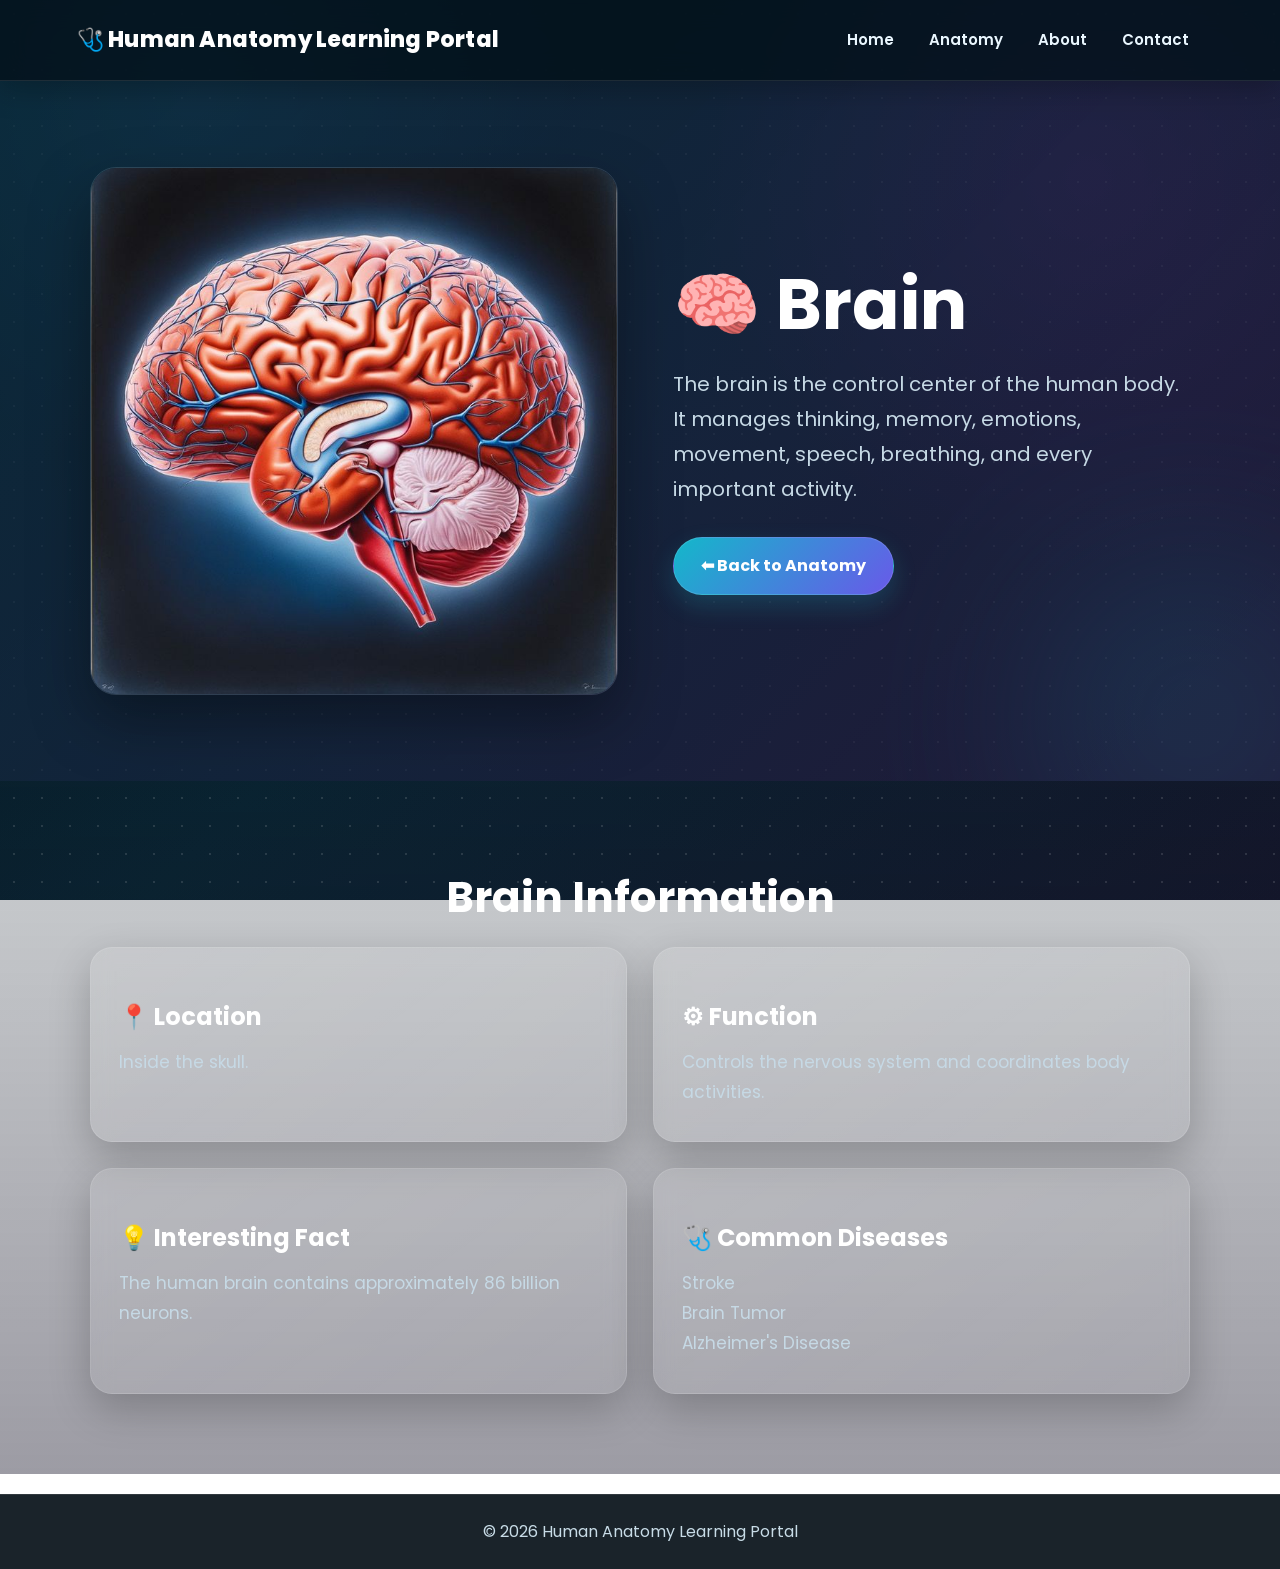
<file: pages/brain.html>
<!DOCTYPE html>
<html lang="en">

<head>

<meta charset="UTF-8">
<meta name="viewport" content="width=device-width, initial-scale=1.0">

<title>Brain</title>

<link rel="stylesheet" href="../css/style.css">

</head>

<body>

<nav>

<div class="logo">

🩺 Human Anatomy Learning Portal

</div>

<ul>

<li><a href="../index.html">Home</a></li>
<li><a href="../anatomy.html">Anatomy</a></li>
<li><a href="../about.html">About</a></li>
<li><a href="../contact.html">Contact</a></li>

</ul>

</nav>

<section class="hero reveal">

<div class="hero-image">

<img src="../images/brain.jpg" alt="Brain">

</div>

<div class="hero-text">

<h1>🧠 Brain</h1>

<p>

The brain is the control center of the human body.
It manages thinking, memory, emotions, movement,
speech, breathing, and every important activity.

</p>

<a href="../anatomy.html" class="btn">

⬅ Back to Anatomy

</a>

</div>

</section>

<section class="features reveal">

<h2>Brain Information</h2>

<div class="cards">

<div class="card reveal">

<h3>📍 Location</h3>

<p>

Inside the skull.

</p>

</div>

<div class="card reveal">

<h3>⚙ Function</h3>

<p>

Controls the nervous system and coordinates body activities.

</p>

</div>

<div class="card reveal">

<h3>💡 Interesting Fact</h3>

<p>

The human brain contains approximately 86 billion neurons.

</p>

</div>

<div class="card reveal">

<h3>🩺 Common Diseases</h3>

<p>

Stroke<br>

Brain Tumor<br>

Alzheimer's Disease

</p>

</div>

</div>

</section>

<footer>

<p>

© 2026 Human Anatomy Learning Portal

</p>

</footer>


<script>
const observer = new IntersectionObserver((entries)=>{entries.forEach((entry)=>{if(entry.isIntersecting) entry.target.classList.add('show');});},{threshold:0.12});
document.querySelectorAll('.reveal').forEach(el=>observer.observe(el));
</script>
</body>

</html>
</file>
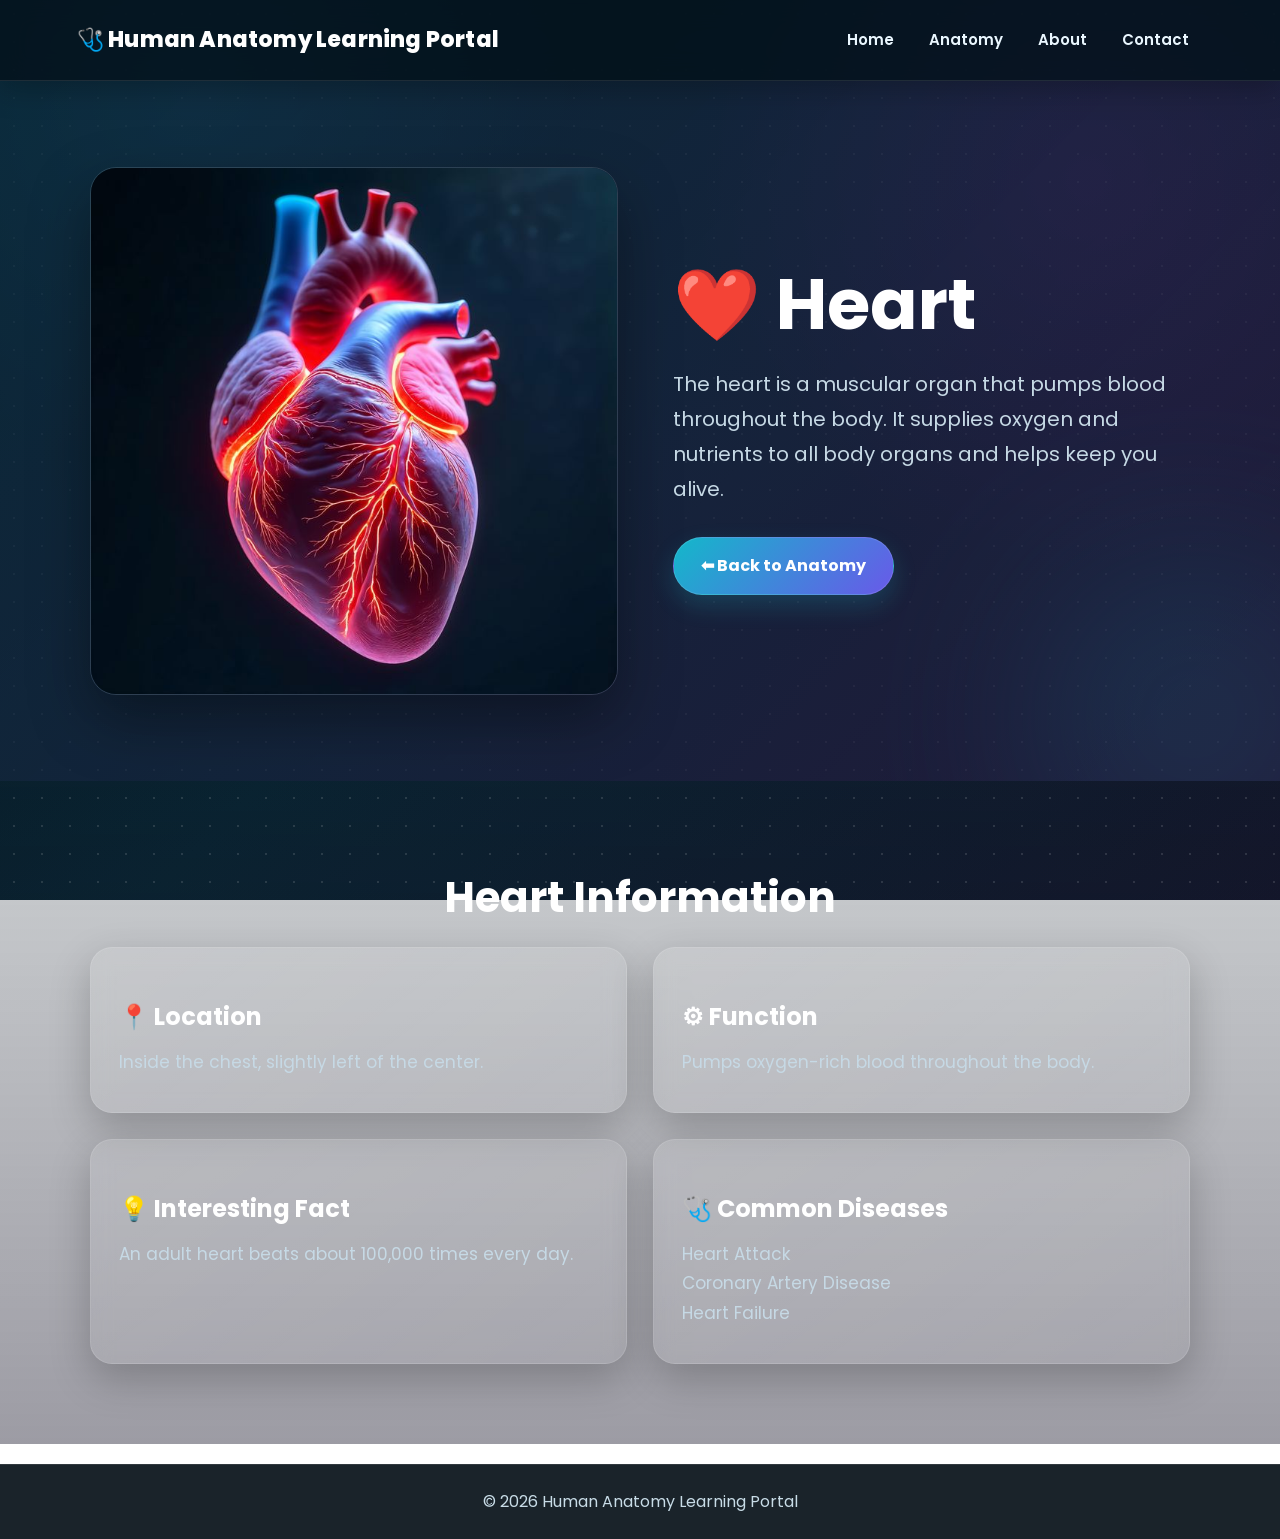
<file: pages/heart.html>
<!DOCTYPE html>
<html lang="en">

<head>

<meta charset="UTF-8">
<meta name="viewport" content="width=device-width, initial-scale=1.0">

<title>Heart</title>

<link rel="stylesheet" href="../css/style.css">

</head>

<body>

<nav>

<div class="logo">

🩺 Human Anatomy Learning Portal

</div>

<ul>

<li><a href="../index.html">Home</a></li>
<li><a href="../anatomy.html">Anatomy</a></li>
<li><a href="../about.html">About</a></li>
<li><a href="../contact.html">Contact</a></li>

</ul>

</nav>

<section class="hero reveal">

<div class="hero-image">

<img src="../images/heart.jpg" alt="Heart">

</div>

<div class="hero-text">

<h1>❤️ Heart</h1>

<p>

The heart is a muscular organ that pumps blood throughout the body.
It supplies oxygen and nutrients to all body organs and helps keep you alive.

</p>

<a href="../anatomy.html" class="btn">

⬅ Back to Anatomy

</a>

</div>

</section>

<section class="features reveal">

<h2>Heart Information</h2>

<div class="cards">

<div class="card reveal">

<h3>📍 Location</h3>

<p>

Inside the chest, slightly left of the center.

</p>

</div>

<div class="card reveal">

<h3>⚙ Function</h3>

<p>

Pumps oxygen-rich blood throughout the body.

</p>

</div>

<div class="card reveal">

<h3>💡 Interesting Fact</h3>

<p>

An adult heart beats about 100,000 times every day.

</p>

</div>

<div class="card reveal">

<h3>🩺 Common Diseases</h3>

<p>

Heart Attack<br>

Coronary Artery Disease<br>

Heart Failure

</p>

</div>

</div>

</section>

<footer>

<p>

© 2026 Human Anatomy Learning Portal

</p>

</footer>


<script>
const observer = new IntersectionObserver((entries)=>{entries.forEach((entry)=>{if(entry.isIntersecting) entry.target.classList.add('show');});},{threshold:0.12});
document.querySelectorAll('.reveal').forEach(el=>observer.observe(el));
</script>
</body>

</html>
</file>
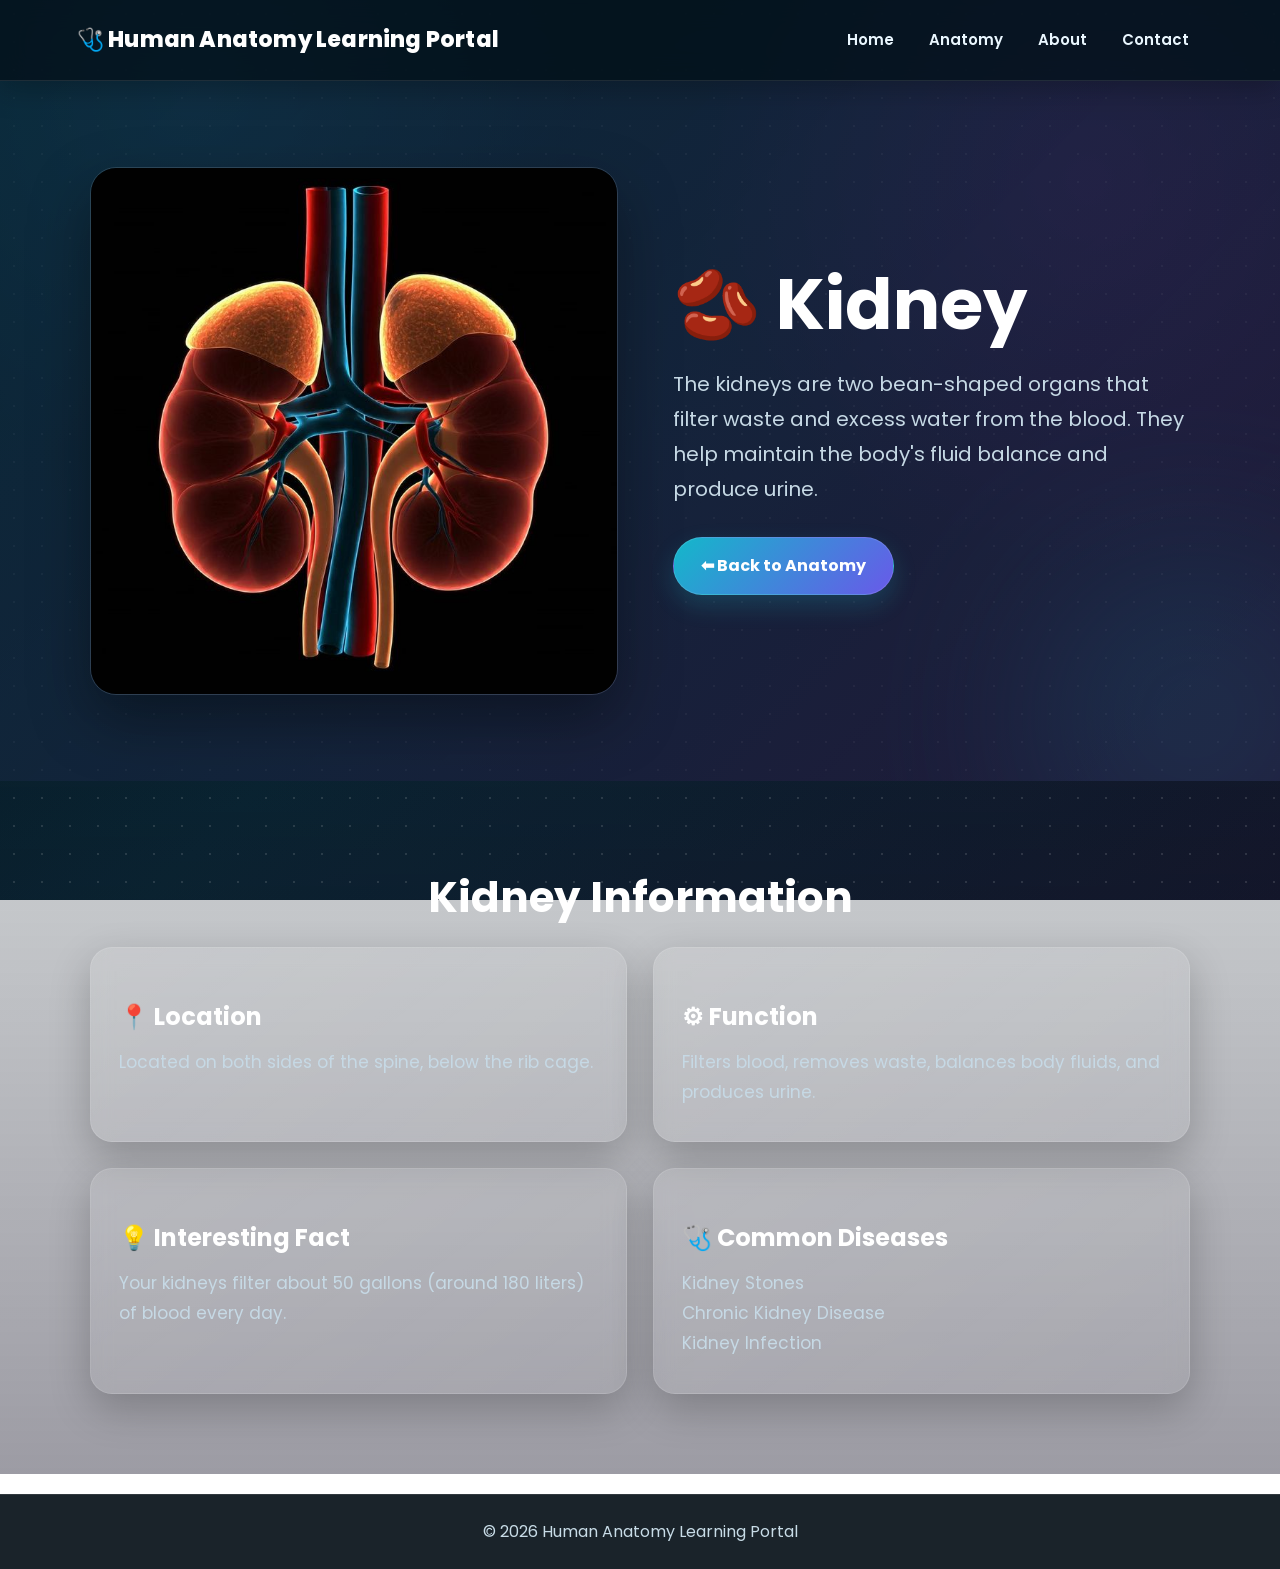
<file: pages/kidney.html>
<!DOCTYPE html>
<html lang="en">

<head>

<meta charset="UTF-8">
<meta name="viewport" content="width=device-width, initial-scale=1.0">

<title>Kidney</title>

<link rel="stylesheet" href="../css/style.css">

</head>

<body>

<nav>

<div class="logo">

🩺 Human Anatomy Learning Portal

</div>

<ul>

<li><a href="../index.html">Home</a></li>
<li><a href="../anatomy.html">Anatomy</a></li>
<li><a href="../about.html">About</a></li>
<li><a href="../contact.html">Contact</a></li>

</ul>

</nav>

<section class="hero reveal">

<div class="hero-image">

<img src="../images/kidney.jpg" alt="Kidney">

</div>

<div class="hero-text">

<h1>🫘 Kidney</h1>

<p>

The kidneys are two bean-shaped organs that filter waste and excess water from the blood. They help maintain the body's fluid balance and produce urine.

</p>

<a href="../anatomy.html" class="btn">

⬅ Back to Anatomy

</a>

</div>

</section>

<section class="features reveal">

<h2>Kidney Information</h2>

<div class="cards">

<div class="card reveal">

<h3>📍 Location</h3>

<p>

Located on both sides of the spine, below the rib cage.

</p>

</div>

<div class="card reveal">

<h3>⚙ Function</h3>

<p>

Filters blood, removes waste, balances body fluids, and produces urine.

</p>

</div>

<div class="card reveal">

<h3>💡 Interesting Fact</h3>

<p>

Your kidneys filter about 50 gallons (around 180 liters) of blood every day.

</p>

</div>

<div class="card reveal">

<h3>🩺 Common Diseases</h3>

<p>

Kidney Stones<br>

Chronic Kidney Disease<br>

Kidney Infection

</p>

</div>

</div>

</section>

<footer>

<p>

© 2026 Human Anatomy Learning Portal

</p>

</footer>


<script>
const observer = new IntersectionObserver((entries)=>{entries.forEach((entry)=>{if(entry.isIntersecting) entry.target.classList.add('show');});},{threshold:0.12});
document.querySelectorAll('.reveal').forEach(el=>observer.observe(el));
</script>
</body>

</html>
</file>
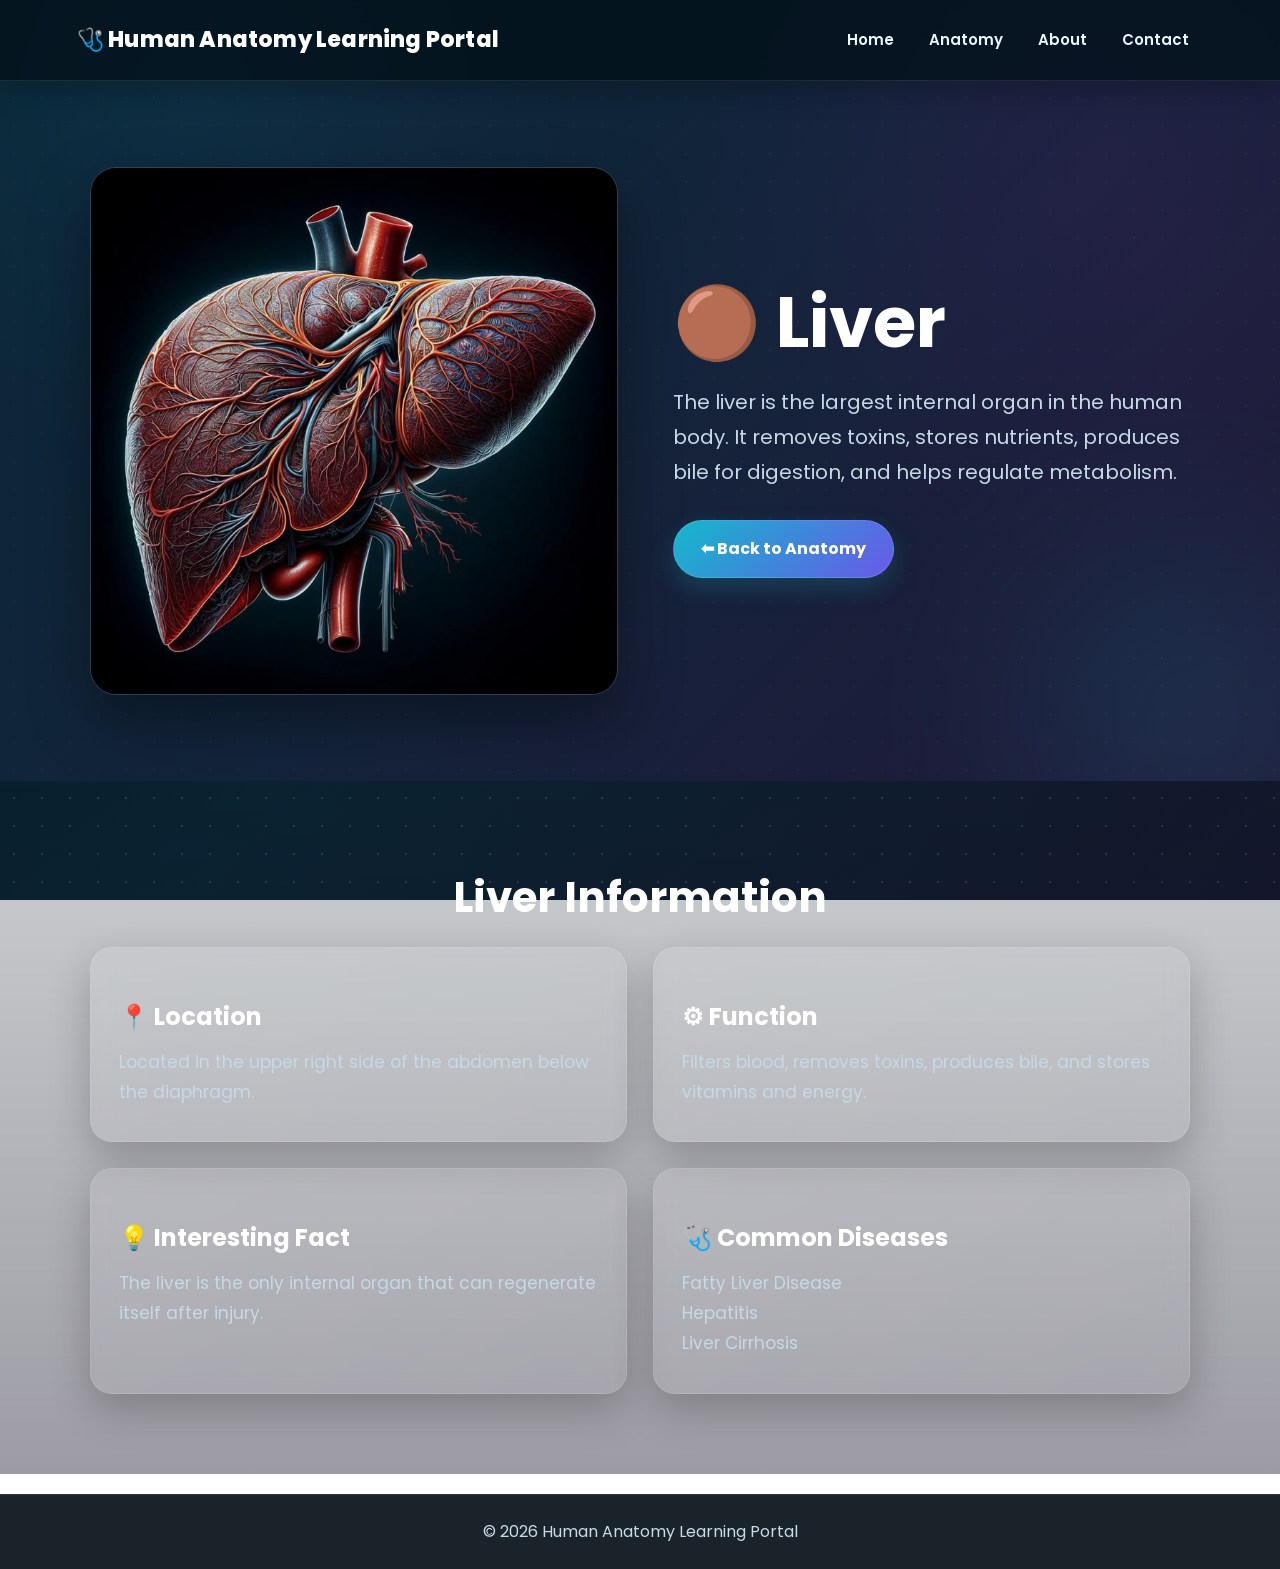
<file: pages/liver.html>
<!DOCTYPE html>
<html lang="en">

<head>

<meta charset="UTF-8">
<meta name="viewport" content="width=device-width, initial-scale=1.0">

<title>Liver</title>

<link rel="stylesheet" href="../css/style.css">

</head>

<body>

<nav>

<div class="logo">

🩺 Human Anatomy Learning Portal

</div>

<ul>

<li><a href="../index.html">Home</a></li>
<li><a href="../anatomy.html">Anatomy</a></li>
<li><a href="../about.html">About</a></li>
<li><a href="../contact.html">Contact</a></li>

</ul>

</nav>

<section class="hero reveal">

<div class="hero-image">

<img src="../images/liver.jpg" alt="Liver">

</div>

<div class="hero-text">

<h1>🟤 Liver</h1>

<p>

The liver is the largest internal organ in the human body. It removes toxins, stores nutrients, produces bile for digestion, and helps regulate metabolism.

</p>

<a href="../anatomy.html" class="btn">

⬅ Back to Anatomy

</a>

</div>

</section>

<section class="features reveal">

<h2>Liver Information</h2>

<div class="cards">

<div class="card reveal">

<h3>📍 Location</h3>

<p>

Located in the upper right side of the abdomen below the diaphragm.

</p>

</div>

<div class="card reveal">

<h3>⚙ Function</h3>

<p>

Filters blood, removes toxins, produces bile, and stores vitamins and energy.

</p>

</div>

<div class="card reveal">

<h3>💡 Interesting Fact</h3>

<p>

The liver is the only internal organ that can regenerate itself after injury.

</p>

</div>

<div class="card reveal">

<h3>🩺 Common Diseases</h3>

<p>

Fatty Liver Disease<br>

Hepatitis<br>

Liver Cirrhosis

</p>

</div>

</div>

</section>

<footer>

<p>

© 2026 Human Anatomy Learning Portal

</p>

</footer>


<script>
const observer = new IntersectionObserver((entries)=>{entries.forEach((entry)=>{if(entry.isIntersecting) entry.target.classList.add('show');});},{threshold:0.12});
document.querySelectorAll('.reveal').forEach(el=>observer.observe(el));
</script>
</body>

</html>
</file>
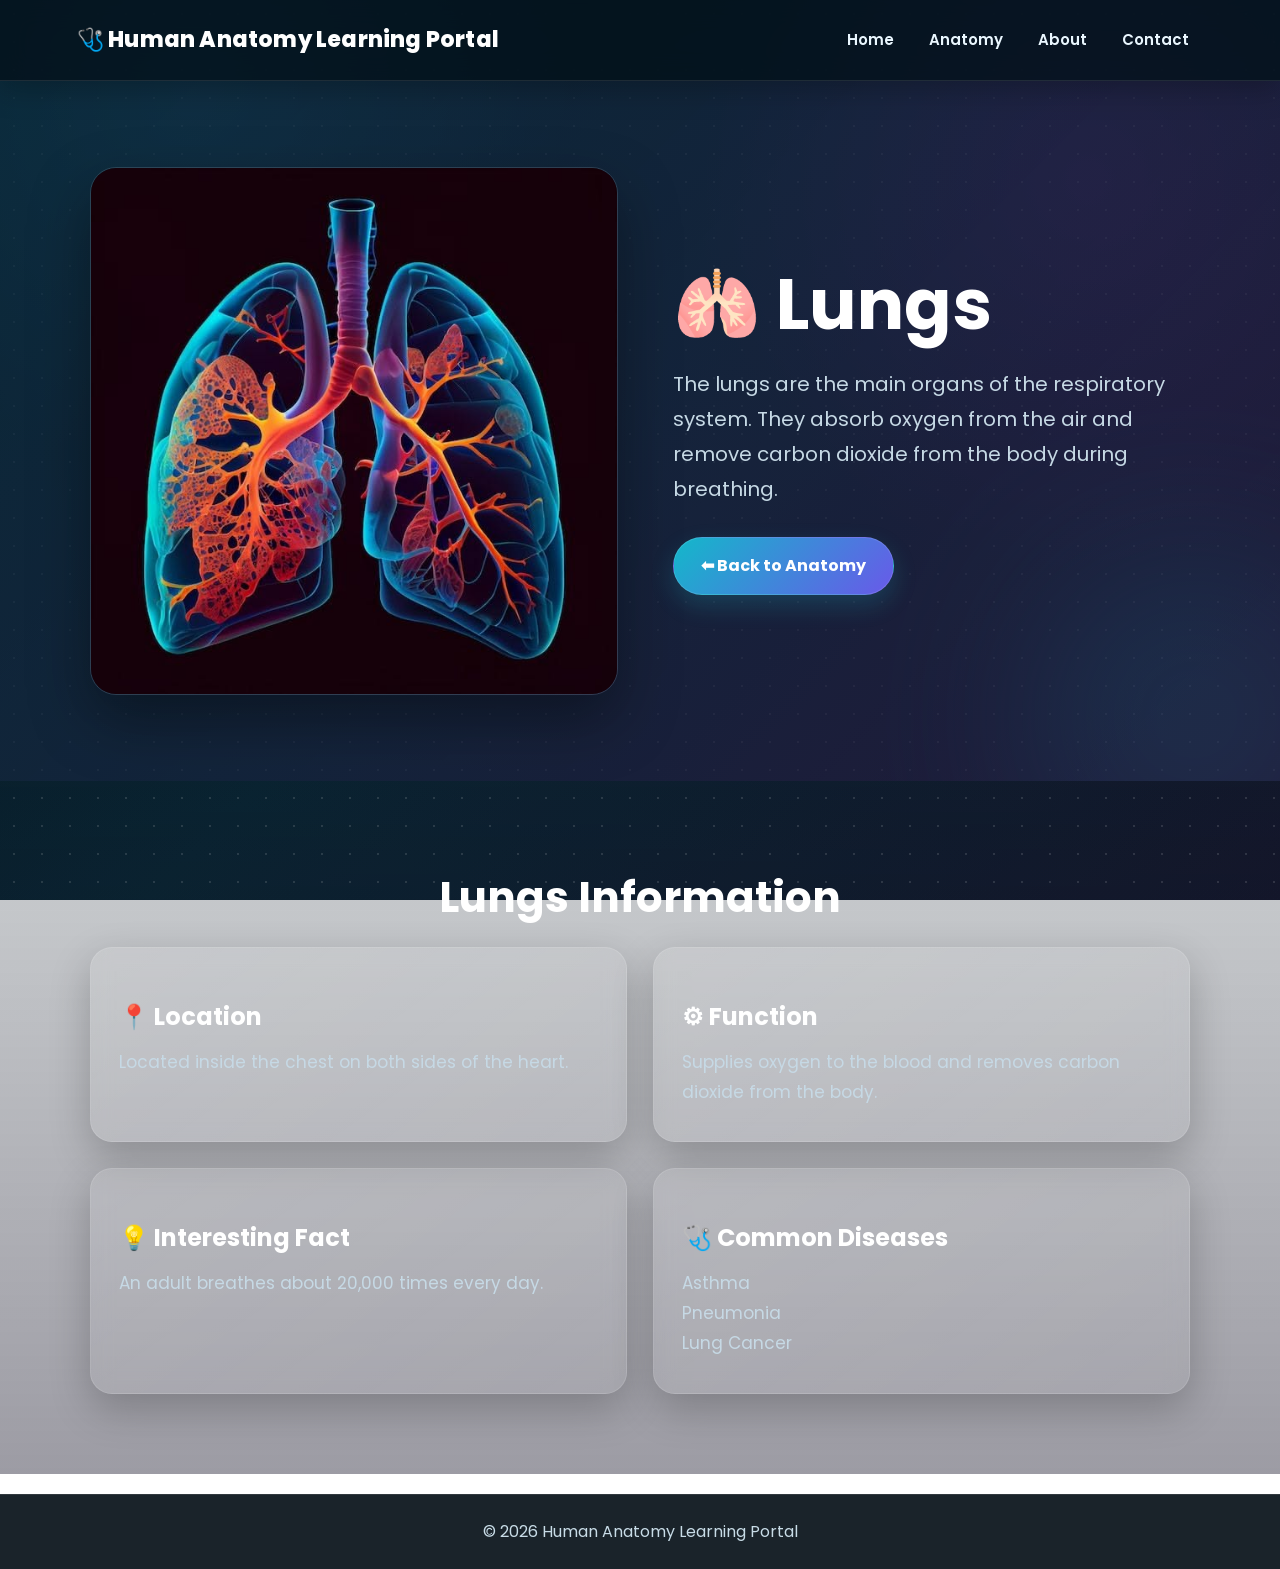
<file: pages/lungs.html>
<!DOCTYPE html>
<html lang="en">

<head>

<meta charset="UTF-8">
<meta name="viewport" content="width=device-width, initial-scale=1.0">

<title>Lungs</title>

<link rel="stylesheet" href="../css/style.css">

</head>

<body>

<nav>

<div class="logo">

🩺 Human Anatomy Learning Portal

</div>

<ul>

<li><a href="../index.html">Home</a></li>
<li><a href="../anatomy.html">Anatomy</a></li>
<li><a href="../about.html">About</a></li>
<li><a href="../contact.html">Contact</a></li>

</ul>

</nav>

<section class="hero reveal">

<div class="hero-image">

<img src="../images/lungs.png.jpg" alt="Lungs">

</div>

<div class="hero-text">

<h1>🫁 Lungs</h1>

<p>

The lungs are the main organs of the respiratory system. They absorb oxygen from the air and remove carbon dioxide from the body during breathing.

</p>

<a href="../anatomy.html" class="btn">

⬅ Back to Anatomy

</a>

</div>

</section>

<section class="features reveal">

<h2>Lungs Information</h2>

<div class="cards">

<div class="card reveal">

<h3>📍 Location</h3>

<p>

Located inside the chest on both sides of the heart.

</p>

</div>

<div class="card reveal">

<h3>⚙ Function</h3>

<p>

Supplies oxygen to the blood and removes carbon dioxide from the body.

</p>

</div>

<div class="card reveal">

<h3>💡 Interesting Fact</h3>

<p>

An adult breathes about 20,000 times every day.

</p>

</div>

<div class="card reveal">

<h3>🩺 Common Diseases</h3>

<p>

Asthma<br>

Pneumonia<br>

Lung Cancer

</p>

</div>

</div>

</section>

<footer>

<p>

© 2026 Human Anatomy Learning Portal

</p>

</footer>


<script>
const observer = new IntersectionObserver((entries)=>{entries.forEach((entry)=>{if(entry.isIntersecting) entry.target.classList.add('show');});},{threshold:0.12});
document.querySelectorAll('.reveal').forEach(el=>observer.observe(el));
</script>
</body>

</html>
</file>
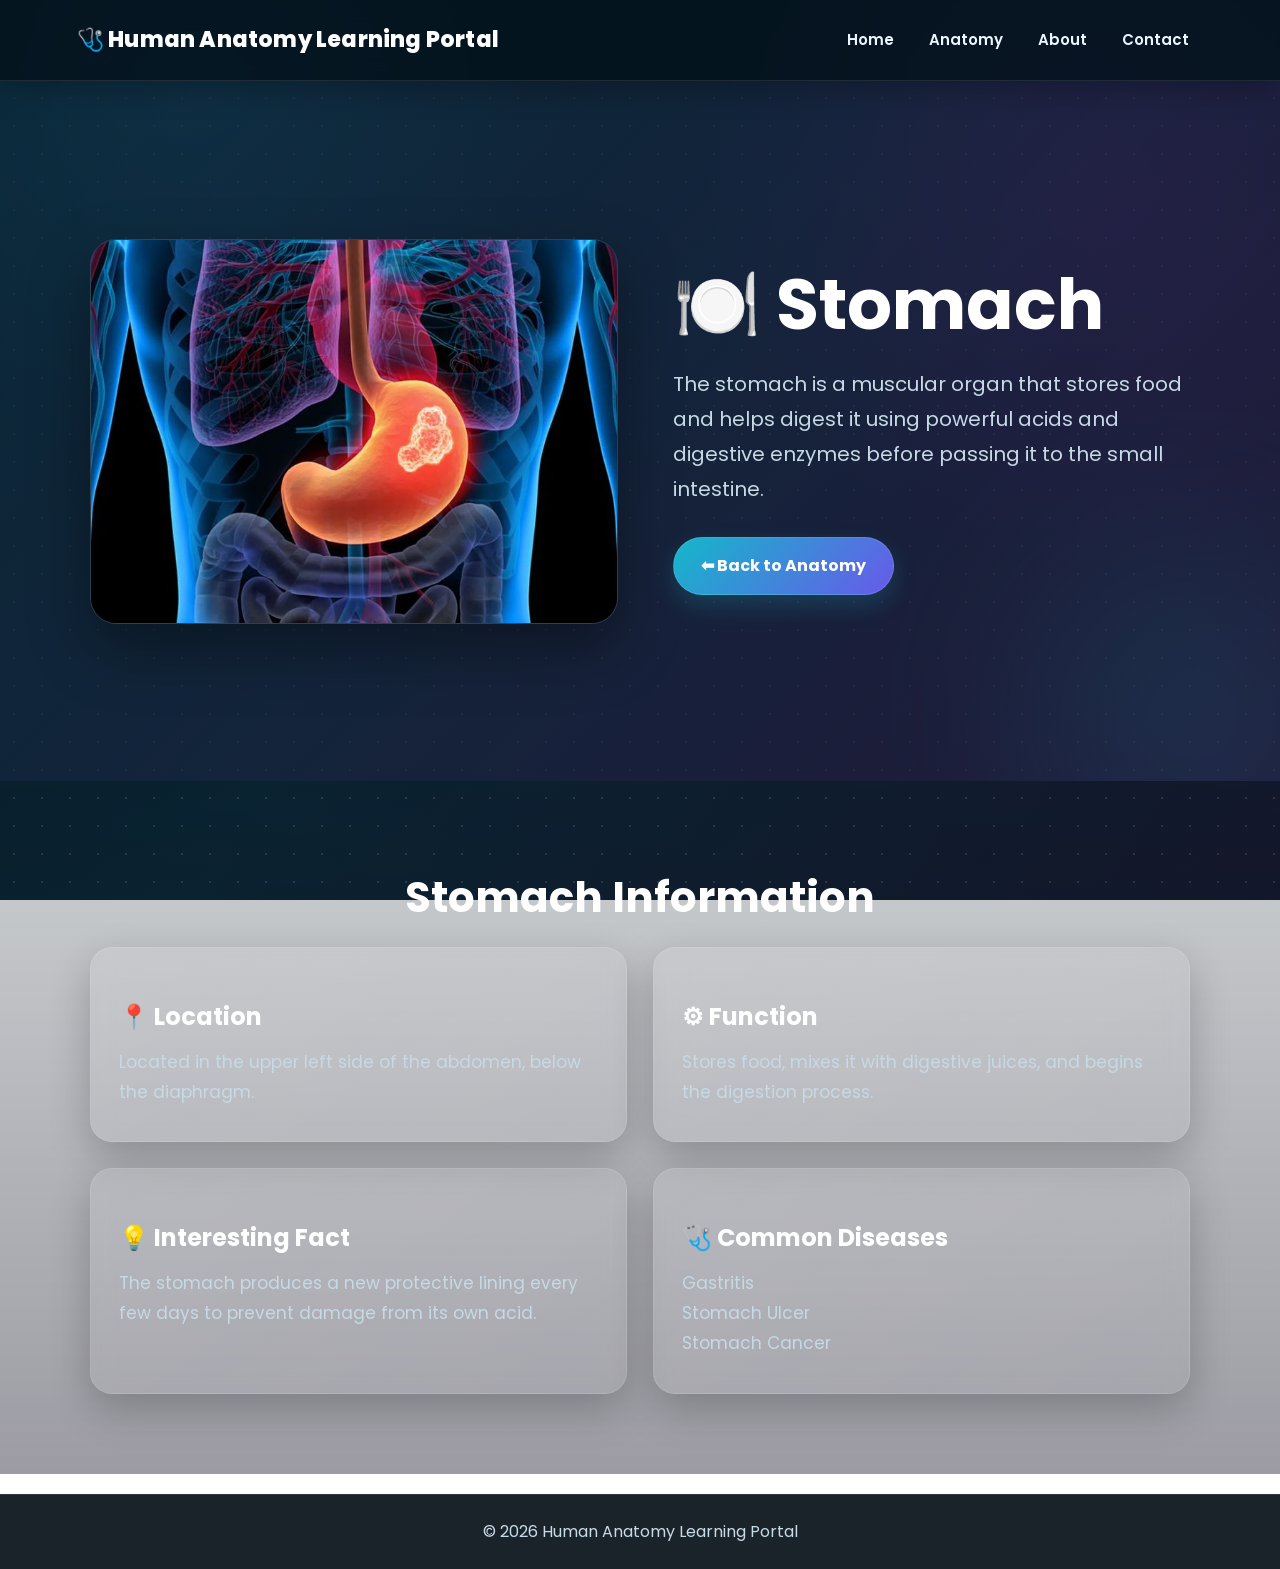
<file: pages/stomach.html>
<!DOCTYPE html>
<html lang="en">

<head>

<meta charset="UTF-8">
<meta name="viewport" content="width=device-width, initial-scale=1.0">

<title>Stomach</title>

<link rel="stylesheet" href="../css/style.css">

</head>

<body>

<nav>

<div class="logo">

🩺 Human Anatomy Learning Portal

</div>

<ul>

<li><a href="../index.html">Home</a></li>
<li><a href="../anatomy.html">Anatomy</a></li>
<li><a href="../about.html">About</a></li>
<li><a href="../contact.html">Contact</a></li>

</ul>

</nav>

<section class="hero reveal">

<div class="hero-image">

<img src="../images/stomach.jpg" alt="Stomach">

</div>

<div class="hero-text">

<h1>🍽️ Stomach</h1>

<p>

The stomach is a muscular organ that stores food and helps digest it using powerful acids and digestive enzymes before passing it to the small intestine.

</p>

<a href="../anatomy.html" class="btn">

⬅ Back to Anatomy

</a>

</div>

</section>

<section class="features reveal">

<h2>Stomach Information</h2>

<div class="cards">

<div class="card reveal">

<h3>📍 Location</h3>

<p>

Located in the upper left side of the abdomen, below the diaphragm.

</p>

</div>

<div class="card reveal">

<h3>⚙ Function</h3>

<p>

Stores food, mixes it with digestive juices, and begins the digestion process.

</p>

</div>

<div class="card reveal">

<h3>💡 Interesting Fact</h3>

<p>

The stomach produces a new protective lining every few days to prevent damage from its own acid.

</p>

</div>

<div class="card reveal">

<h3>🩺 Common Diseases</h3>

<p>

Gastritis<br>

Stomach Ulcer<br>

Stomach Cancer

</p>

</div>

</div>

</section>

<footer>

<p>

© 2026 Human Anatomy Learning Portal

</p>

</footer>


<script>
const observer = new IntersectionObserver((entries)=>{entries.forEach((entry)=>{if(entry.isIntersecting) entry.target.classList.add('show');});},{threshold:0.12});
document.querySelectorAll('.reveal').forEach(el=>observer.observe(el));
</script>
</body>

</html>
</file>
<file: css/style.css>
@import url('https://fonts.googleapis.com/css2?family=Poppins:wght@400;500;600;700;800&display=swap');

*{margin:0;padding:0;box-sizing:border-box;font-family:'Poppins',sans-serif}
html{scroll-behavior:smooth}
body{
  background:radial-gradient(circle at 15% 10%,#173d56 0,transparent 28%),radial-gradient(circle at 85% 20%,#39235c 0,transparent 30%),linear-gradient(135deg,#071923,#0b2635 48%,#17172d);
  background-attachment:fixed;color:#edf7ff;line-height:1.75;font-size:17px;min-height:100vh;
}
body::before{content:"";position:fixed;inset:0;pointer-events:none;opacity:.16;background-image:radial-gradient(#fff 1px,transparent 1px);background-size:28px 28px;z-index:-1}
nav{background:rgba(4,19,29,.88);backdrop-filter:blur(14px);color:#fff;display:flex;justify-content:space-between;align-items:center;padding:17px 6%;box-shadow:0 8px 30px rgba(0,0,0,.25);position:sticky;top:0;z-index:20;border-bottom:1px solid rgba(255,255,255,.1)}
.logo{font-size:22px;font-weight:800;letter-spacing:.2px;white-space:nowrap}
nav ul{display:flex;list-style:none;gap:7px;flex-wrap:wrap;justify-content:center}
nav ul li a{color:#eaf7ff;text-decoration:none;font-size:15px;font-weight:600;padding:10px 14px;border-radius:10px;transition:.3s;display:block}
nav ul li a:hover,nav ul li a[href="about.html"]:hover{background:linear-gradient(135deg,#16b7c9,#7c5cff);color:#fff;transform:translateY(-2px)}
.hero{min-height:650px;display:flex;justify-content:space-between;align-items:center;gap:55px;padding:80px 7%;background:linear-gradient(135deg,rgba(10,44,61,.78),rgba(38,25,61,.72));position:relative;overflow:hidden}
.hero::after{content:"";position:absolute;width:330px;height:330px;border-radius:50%;background:#17bfd0;filter:blur(100px);opacity:.13;right:-80px;bottom:-100px}
.hero-text{width:48%;max-width:700px;position:relative;z-index:2}
.eyebrow{display:inline-block;color:#6fe8f2;font-size:14px;font-weight:800;letter-spacing:2.5px;margin-bottom:14px}
.hero-text h1{font-size:clamp(46px,5.5vw,76px);line-height:1.08;color:#fff;margin-bottom:24px}
.hero-text h1 span{color:#64e8f1}
.hero-text p{font-size:20px;color:#c6d9e5;max-width:650px;margin-bottom:30px}
.hero-actions{display:flex;gap:15px;flex-wrap:wrap}
.btn{display:inline-block;background:linear-gradient(135deg,#13b8ca,#6959e9);color:white;text-decoration:none;padding:14px 27px;border-radius:30px;font-size:16px;font-weight:700;box-shadow:0 10px 25px rgba(31,191,210,.2);transition:.3s;border:1px solid rgba(255,255,255,.12)}
.btn:hover{transform:translateY(-4px) scale(1.02);box-shadow:0 16px 32px rgba(31,191,210,.28)}
.secondary-btn{background:rgba(255,255,255,.08);color:#eaffff;border:1px solid rgba(255,255,255,.2);box-shadow:none}
.hero-image{width:49%;max-width:680px;position:relative;text-align:center;z-index:2}
.hero-image img{width:100%;max-height:520px;object-fit:contain;border-radius:26px;position:relative;z-index:1;box-shadow:0 25px 60px rgba(0,0,0,.38);border:1px solid rgba(255,255,255,.12)}
.image-glow{position:absolute;width:75%;height:75%;left:13%;top:12%;background:#20d6e5;filter:blur(65px);opacity:.28}
.features{padding:80px 7%;text-align:center;background:linear-gradient(180deg,rgba(6,23,33,.2),rgba(20,18,38,.42))}
.features h1,.features h2{color:#fff;margin-bottom:12px;font-size:44px}
.features h2{font-size:42px}
.section-intro{color:#bdd0dc;margin:0 auto 40px;font-size:18px;max-width:800px}
.cards{display:grid;grid-template-columns:repeat(3,1fr);gap:26px;max-width:1180px;margin:auto}
.card{background:linear-gradient(145deg,rgba(255,255,255,.10),rgba(255,255,255,.045));padding:34px 28px;border-radius:22px;box-shadow:0 15px 40px rgba(0,0,0,.22);transition:.35s;text-decoration:none;color:#c9dce7;border:1px solid rgba(255,255,255,.12);backdrop-filter:blur(10px)}
.card:hover{transform:translateY(-9px);box-shadow:0 22px 45px rgba(0,0,0,.3);border-color:rgba(100,232,241,.55);background:linear-gradient(145deg,rgba(30,194,208,.14),rgba(124,92,255,.11))}
.card h3{color:#fff;margin:14px 0 10px;font-size:24px}
.card p{font-size:17px;color:#c6d9e5;line-height:1.75}
.card h1{font-size:48px;color:#72e9f2;margin-bottom:4px}
.organ-icon{font-size:50px;display:block;filter:drop-shadow(0 8px 12px rgba(0,0,0,.25))}
.home-cta{margin:15px 7% 80px;padding:55px 30px;text-align:center;border-radius:28px;background:linear-gradient(135deg,rgba(19,184,202,.22),rgba(105,89,233,.25));color:white;box-shadow:0 20px 50px rgba(0,0,0,.25);border:1px solid rgba(255,255,255,.12)}
.home-cta h2{font-size:38px;margin-bottom:10px}.home-cta p{margin-bottom:24px;color:#d9edf5;font-size:18px}.home-cta .btn{background:#fff;color:#173d56}
.anatomy-section{padding-top:65px}.anatomy-section h1{color:#fff;font-size:46px;margin-bottom:10px}
.anatomy-wrap{max-width:1000px;margin:0 auto;background:rgba(255,255,255,.07);padding:20px;border-radius:26px;box-shadow:0 18px 50px rgba(0,0,0,.28);border:1px solid rgba(255,255,255,.13);backdrop-filter:blur(10px)}
.anatomy-image-box{width:100%;overflow:hidden;border-radius:18px;background:#06131d;position:relative;border:1px solid rgba(255,255,255,.12)}
.anatomy-img{width:100%;height:auto;display:block;border-radius:18px}
.hotspot-help{padding:17px 8px 4px;color:#c8dce7;font-size:17px}.hotspot-help span{color:#6fe8f2;font-size:20px}area{cursor:pointer}
.hotspot{position:absolute;transform:translate(-50%,-50%);min-width:90px;padding:7px 12px;border:2px solid #fff;border-radius:20px;background:linear-gradient(135deg,#13b8ca,#6959e9);color:#fff;font-size:13px;font-weight:800;cursor:pointer;box-shadow:0 6px 20px rgba(0,0,0,.35);animation:pulse 2s infinite;z-index:4}.hotspot:hover{transform:translate(-50%,-50%) scale(1.12);animation:none}
@keyframes pulse{0%,100%{box-shadow:0 0 0 0 rgba(100,232,241,.4),0 6px 20px rgba(0,0,0,.35)}50%{box-shadow:0 0 0 10px rgba(100,232,241,0),0 6px 20px rgba(0,0,0,.35)}}
footer{background:rgba(2,12,19,.9);color:#c8dce7;text-align:center;padding:23px;margin-top:20px;border-top:1px solid rgba(255,255,255,.1);font-size:16px}

/* Forms / contact pages */
.contact-container,.login-container,.register-container{color:#eaf7ff}
.contact-container{width:90%;max-width:1200px;margin:55px auto;padding-bottom:20px}.contact-title{text-align:center;margin-bottom:45px}.contact-title h1{font-size:48px!important;color:#fff!important}.contact-title p{font-size:19px!important;color:#c6d9e5!important}
.contact-box{display:flex;justify-content:space-between;gap:30px;flex-wrap:wrap}.contact-info,.contact-form,.login-box,.register-box{flex:1;background:linear-gradient(145deg,rgba(255,255,255,.10),rgba(255,255,255,.045))!important;color:#d9edf5!important;padding:36px!important;border-radius:24px!important;box-shadow:0 18px 45px rgba(0,0,0,.28)!important;border:1px solid rgba(255,255,255,.13)!important;backdrop-filter:blur(12px)}
.contact-info h2,.contact-form h2,.login-box h1,.register-box h1{color:#72e9f2!important;font-size:30px!important}.info{margin-bottom:26px;font-size:19px!important}.info span{font-size:32px;margin-right:10px}.contact-form input,.contact-form textarea,.input-group input,.input-group select{background:rgba(4,19,29,.55)!important;color:#fff!important;border:1px solid rgba(255,255,255,.2)!important;font-size:17px!important;border-radius:12px!important}.contact-form input::placeholder,.contact-form textarea::placeholder,.input-group input::placeholder{color:#a9bfcc}.contact-form input,.contact-form textarea{padding:16px!important;margin-bottom:20px}.contact-form textarea{height:170px}.contact-form button,.login-btn,.register-btn{background:linear-gradient(135deg,#13b8ca,#6959e9)!important;color:#fff!important;padding:15px 30px;border:none;border-radius:12px;font-size:18px;cursor:pointer;font-weight:700;transition:.3s}.contact-form button:hover,.login-btn:hover,.register-btn:hover{transform:translateY(-3px);box-shadow:0 12px 25px rgba(31,191,210,.25)}
.social{text-align:center;margin-top:50px}.social h2{color:#72e9f2!important;font-size:30px}.social a{text-decoration:none;font-size:34px;margin:15px;transition:.25s;display:inline-block}.social a:hover{transform:translateY(-5px) scale(1.15)}
.login-container{display:flex!important;justify-content:center;align-items:center;min-height:78vh;padding:60px 20px}.login-box{width:470px!important;text-align:center}.login-box p,.register-box p{color:#c6d9e5!important;font-size:17px!important}.input-group{position:relative;margin-bottom:22px}.input-group label{display:block;color:#eaf7ff;font-weight:700;margin-bottom:8px;font-size:17px}.input-group i{position:absolute;left:15px;top:18px;color:#72e9f2}.input-group input{width:100%;padding:16px 15px 16px 45px!important;box-sizing:border-box}.input-group input:focus,.input-group select:focus,.contact-form input:focus,.contact-form textarea:focus{outline:none;border-color:#6fe8f2!important;box-shadow:0 0 0 3px rgba(100,232,241,.12)}.extra{margin-top:22px;font-size:16px}.extra a{color:#72e9f2;text-decoration:none;font-weight:700}.register-container{display:flex;justify-content:center;align-items:center;padding:60px 20px}.register-box{width:700px!important}.gender{display:flex;gap:25px;margin-top:10px}.gender label{color:#dcecf4}.buttons{display:flex;justify-content:space-between;gap:15px;margin-top:30px}.buttons button{width:50%;padding:15px;font-size:18px;border:none;border-radius:12px;cursor:pointer}.reset-btn{background:rgba(255,255,255,.12);color:#fff;border:1px solid rgba(255,255,255,.2)!important}.reset-btn:hover{background:rgba(255,255,255,.2)}

/* Organ detail pages */
.hero + .features .cards{grid-template-columns:repeat(2,1fr)}
.hero + .features .card{text-align:left}
.hero + .features .card h3{font-size:24px}

.reveal{opacity:0;transform:translateY(25px);transition:opacity .7s ease,transform .7s ease}.reveal.show{opacity:1;transform:none}

@media(max-width:900px){nav{flex-direction:column;gap:12px;padding:15px 4%}.logo{font-size:18px;text-align:center}nav ul{gap:2px}nav ul li a{font-size:14px;padding:8px 9px}.hero{flex-direction:column;padding:55px 6%;text-align:center}.hero-text,.hero-image{width:100%;max-width:760px}.hero-actions{justify-content:center}.cards{grid-template-columns:repeat(2,1fr)}.hero-text p{font-size:18px}.features h1,.features h2{font-size:38px}.hotspot{font-size:11px;min-width:72px;padding:5px 8px}}
@media(max-width:600px){body{font-size:16px}.cards,.hero + .features .cards{grid-template-columns:1fr}.features{padding:55px 5%}.hero-text h1{font-size:42px}.anatomy-section h1{font-size:34px}.anatomy-wrap{padding:12px}.hotspot{font-size:9px;min-width:56px;padding:4px 6px}.contact-container{width:92%}.contact-title h1{font-size:38px!important}.contact-info,.contact-form,.login-box,.register-box{padding:25px!important}.buttons{flex-direction:column}.buttons button{width:100%}.hero-image img{max-height:380px}}

/* ===== HOME PAGE ENHANCEMENTS ===== */
.home-hero{min-height:720px;padding-top:72px;padding-bottom:72px}
.home-hero .hero-text h1{max-width:760px}
.home-stats{display:flex;gap:14px;margin-top:35px;flex-wrap:wrap}
.home-stats div{min-width:125px;padding:13px 18px;border-radius:16px;background:rgba(255,255,255,.07);border:1px solid rgba(255,255,255,.11);backdrop-filter:blur(8px);display:flex;flex-direction:column;text-align:center}
.home-stats strong{font-size:24px;color:#72e9f2;line-height:1.2}
.home-stats span{font-size:12px;color:#c6d9e5;margin-top:3px}
.hero-image{min-height:540px;display:flex;align-items:center;justify-content:center}
.hero-image img{max-height:540px}
.floating-tag{position:absolute;z-index:5;padding:10px 16px;border-radius:30px;background:rgba(5,20,31,.82);border:1px solid rgba(255,255,255,.18);color:#fff;font-size:14px;font-weight:700;box-shadow:0 12px 30px rgba(0,0,0,.35);backdrop-filter:blur(10px);animation:floatTag 3.5s ease-in-out infinite}
.tag-one{left:0;top:16%}.tag-two{right:0;top:47%;animation-delay:.7s}.tag-three{left:5%;bottom:14%;animation-delay:1.2s}
@keyframes floatTag{0%,100%{transform:translateY(0)}50%{transform:translateY(-9px)}}
.components-section{padding:90px 7%;background:linear-gradient(180deg,rgba(4,17,27,.32),rgba(26,18,42,.72));position:relative}
.section-heading{text-align:center;max-width:850px;margin:0 auto 45px}
.section-heading h2{font-size:46px;color:#fff;margin-bottom:12px;line-height:1.2}
.section-heading p{font-size:18px;color:#bdd0dc}
.component-grid{max-width:1180px;margin:auto;display:grid;grid-template-columns:repeat(3,1fr);gap:24px}
.component-card{position:relative;overflow:hidden;min-height:285px;padding:30px;text-decoration:none;color:#fff;border-radius:24px;background:linear-gradient(145deg,rgba(255,255,255,.105),rgba(255,255,255,.045));border:1px solid rgba(255,255,255,.12);box-shadow:0 18px 45px rgba(0,0,0,.22);backdrop-filter:blur(12px);transition:.35s}
.component-card::before{content:"";position:absolute;width:130px;height:130px;border-radius:50%;right:-45px;top:-45px;background:rgba(100,232,241,.12);filter:blur(3px);transition:.35s}
.component-card:hover{transform:translateY(-10px);border-color:rgba(100,232,241,.55);box-shadow:0 25px 55px rgba(0,0,0,.34);background:linear-gradient(145deg,rgba(30,194,208,.14),rgba(124,92,255,.12))}
.component-card:hover::before{transform:scale(1.45);background:rgba(124,92,255,.18)}
.component-number{position:absolute;right:22px;top:20px;font-size:13px;font-weight:800;color:rgba(255,255,255,.4);letter-spacing:1px}
.component-icon{font-size:43px;line-height:1;margin-bottom:22px;filter:drop-shadow(0 7px 12px rgba(0,0,0,.25))}
.component-card h3{font-size:23px;color:#fff;margin-bottom:10px}
.component-card p{font-size:16px;line-height:1.7;color:#c6d9e5;margin-bottom:18px}
.component-link,.card-arrow{font-size:14px;color:#72e9f2;font-weight:800;letter-spacing:.2px}
.organs-section{padding-top:90px}
.organs-section .cards{grid-template-columns:repeat(3,1fr)}
.organs-section .card{text-align:left;position:relative;overflow:hidden}
.organs-section .card::after{content:"";position:absolute;width:90px;height:90px;border-radius:50%;right:-30px;bottom:-30px;background:rgba(100,232,241,.08);transition:.35s}
.organs-section .card:hover::after{transform:scale(1.8)}
.organs-section .organ-icon{font-size:54px}
.organs-section .card h3{font-size:25px}
.organs-section .card p{min-height:58px}
.home-cta{margin-top:30px}

@media(max-width:1000px){.component-grid,.organs-section .cards{grid-template-columns:repeat(2,1fr)}.hero-image{min-height:450px}.floating-tag{font-size:12px;padding:8px 12px}}
@media(max-width:700px){.home-hero{min-height:auto;padding-top:55px}.home-stats{justify-content:center}.home-stats div{min-width:105px;padding:11px 13px}.hero-image{min-height:370px}.floating-tag{display:none}.component-grid,.organs-section .cards{grid-template-columns:1fr}.components-section{padding:65px 5%}.section-heading h2{font-size:36px}.section-heading p{font-size:16px}.component-card{min-height:250px}.organs-section{padding:65px 5%}}
</file>
